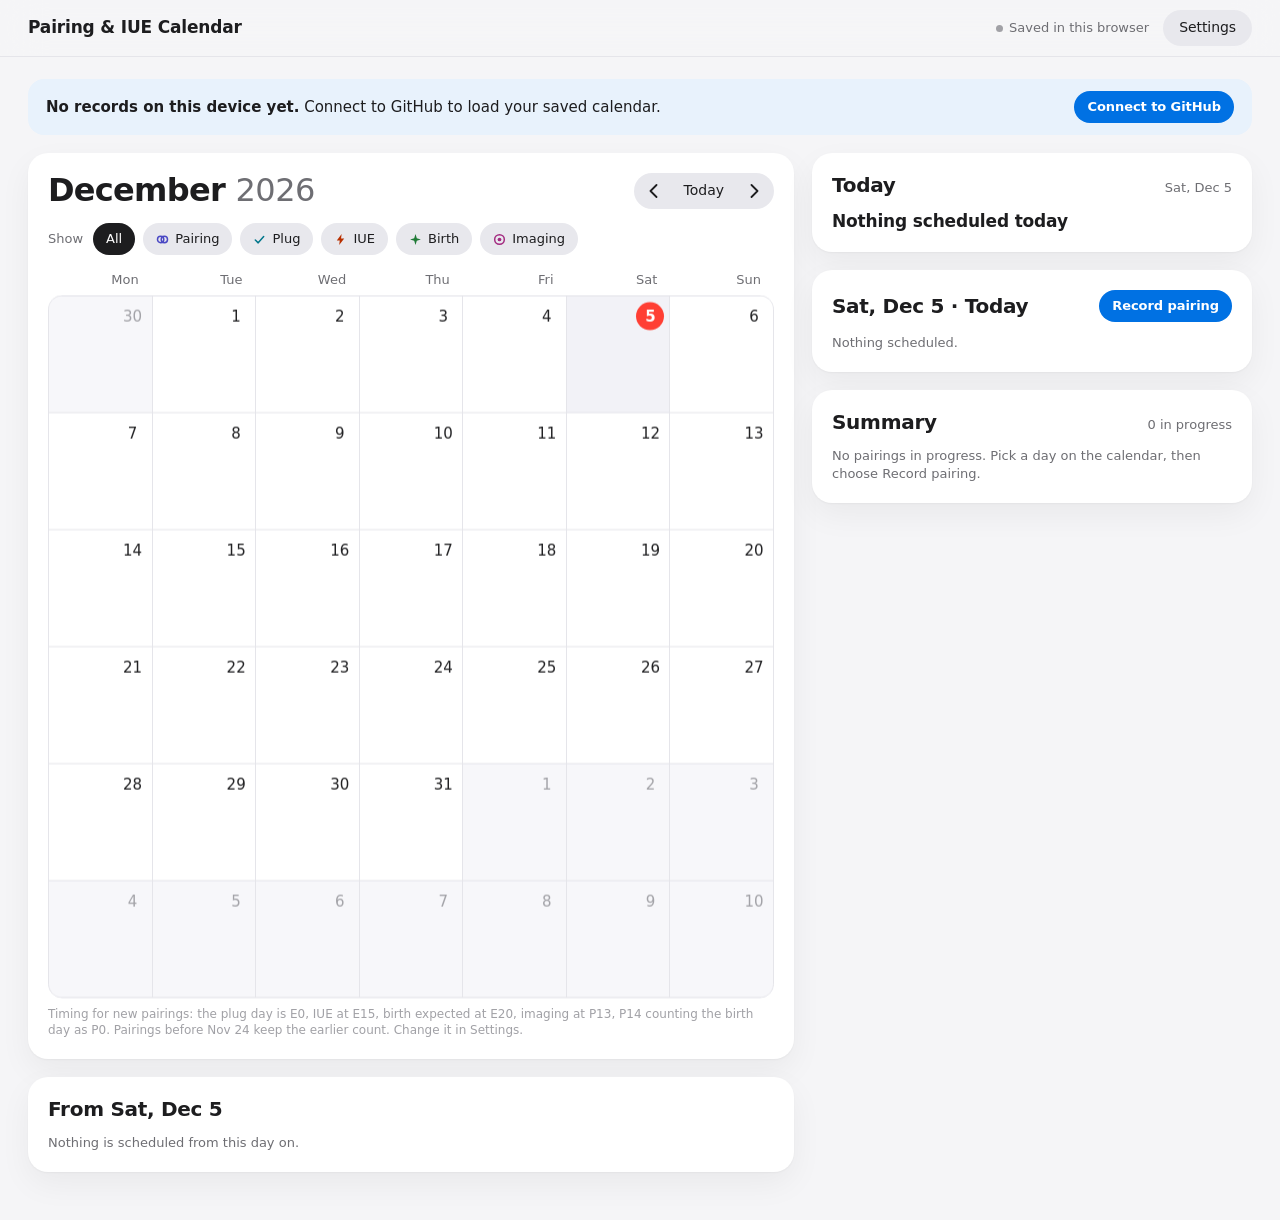
<file: index.html>
<!doctype html>
<html lang="zh-CN">
  <head>
    <meta charset="utf-8">
    <meta name="viewport" content="width=device-width, initial-scale=1">
    <meta http-equiv="refresh" content="0; url=./protocol-calendar/">
    <title>MyNeuronLab</title>
    <style>
      body {
        margin: 0;
        min-height: 100vh;
        display: grid;
        place-items: center;
        background: #f4f7f8;
        color: #14212b;
        font-family: -apple-system, BlinkMacSystemFont, "Segoe UI", "PingFang SC",
          "Microsoft YaHei", sans-serif;
      }

      a {
        color: #2f66b3;
        font-weight: 700;
      }
    </style>
  </head>
  <body>
    <main>
      <p>正在打开见栓 / IUE / 双光子日历。</p>
      <p><a href="./protocol-calendar/">如果没有自动跳转，请点击这里</a></p>
    </main>
  </body>
</html>
</file>
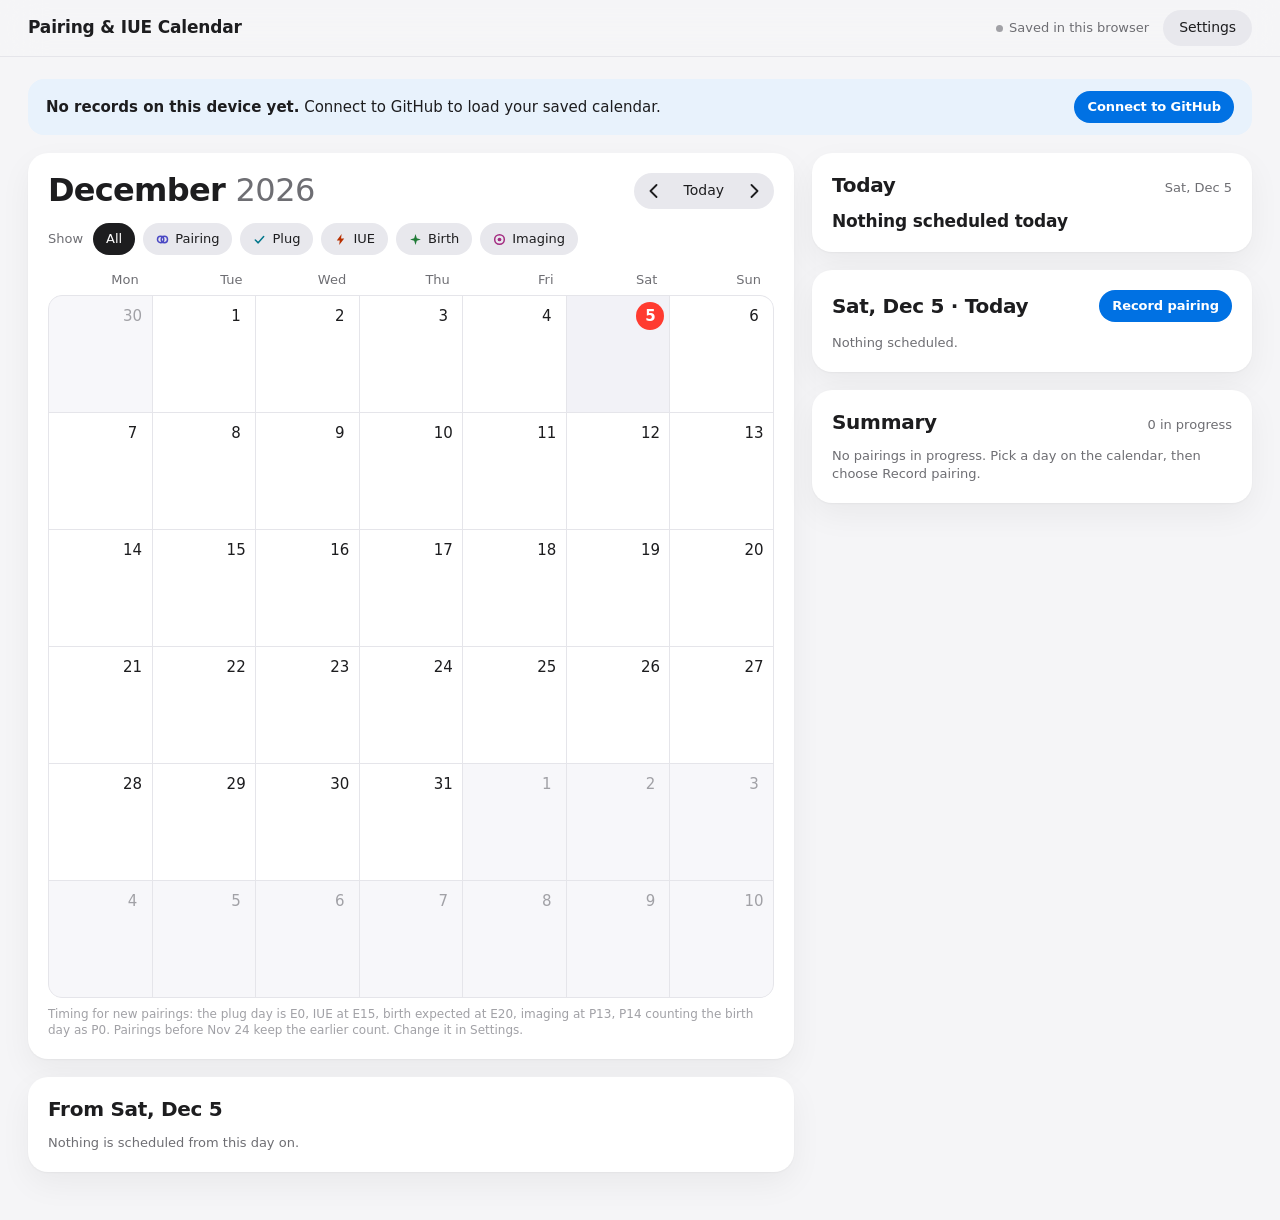
<file: protocol-calendar/index.html>
<!DOCTYPE html>
<html lang="en">
<head>
<meta charset="utf-8">
<meta name="viewport" content="width=device-width, initial-scale=1">
<title>Pairing &amp; IUE Calendar</title>
<style>
:root{
  /* Apple-style: system type, soft gray canvas, white rounded cards, hairlines, blue for controls, red for today.
     Color fills are reserved for mating groups. PC: calendar + 440px rail; phone: one column. */
  --bg:#f5f5f7; --surface:#ffffff; --fill:#f2f2f7; --fill-2:#e8e8ed;
  --ink:#1d1d1f; --muted:#6e6e73; --faint:#a1a1a6;
  --line:#e5e5ea; --line-strong:#d2d2d7;
  --accent:#0071e3; --today:#ff3b30; --danger:#d70015;
  --bar:rgba(245,245,247,.72);
  --shadow:0 1px 2px rgba(0,0,0,.04),0 12px 32px rgba(0,0,0,.05);
  --g0c:#5856d6; --g0t:#4a48c4;
  --g1c:#c93400; --g1t:#b83000;
  --g2c:#008299; --g2t:#00768b;
  --g3c:#b5308e; --g3t:#a32a80;
  --g4c:#248a3d; --g4t:#1f7a36;
  --g5c:#a66a00; --g5t:#8f5b00;
  --tint:15%;
  --font:-apple-system,BlinkMacSystemFont,"SF Pro Text","SF Pro Display","Helvetica Neue","PingFang SC","Hiragino Sans GB","Segoe UI","Microsoft YaHei UI","Microsoft YaHei",sans-serif;
  --ease:cubic-bezier(.25,.8,.25,1);
  color-scheme:light;
}
@media (prefers-color-scheme:dark){
  :root:not([data-theme="light"]){
    --bg:#000000; --surface:#1c1c1e; --fill:#2c2c2e; --fill-2:#3a3a3c;
    --ink:#f5f5f7; --muted:#a1a1a6; --faint:#636366;
    --line:#2f2f31; --line-strong:#48484a;
    --accent:#0a84ff; --today:#ff453a; --danger:#ff6961;
    --bar:rgba(0,0,0,.66);
    --shadow:0 1px 2px rgba(0,0,0,.5);
    --g0t:#9f9dff; --g1t:#ffa07a; --g2t:#5ccde6; --g3t:#f291d6; --g4t:#66d982; --g5t:#f0c05a;
    --tint:26%;
    color-scheme:dark;
  }
}
:root[data-theme="dark"]{
  --bg:#000000; --surface:#1c1c1e; --fill:#2c2c2e; --fill-2:#3a3a3c;
  --ink:#f5f5f7; --muted:#a1a1a6; --faint:#636366;
  --line:#2f2f31; --line-strong:#48484a;
  --accent:#0a84ff; --today:#ff453a; --danger:#ff6961;
  --bar:rgba(0,0,0,.66);
  --shadow:0 1px 2px rgba(0,0,0,.5);
  --g0t:#9f9dff; --g1t:#ffa07a; --g2t:#5ccde6; --g3t:#f291d6; --g4t:#66d982; --g5t:#f0c05a;
  --tint:26%;
  color-scheme:dark;
}
.g0{--gc:var(--g0c);--gt:var(--g0t)} .g1{--gc:var(--g1c);--gt:var(--g1t)} .g2{--gc:var(--g2c);--gt:var(--g2t)}
.g3{--gc:var(--g3c);--gt:var(--g3t)} .g4{--gc:var(--g4c);--gt:var(--g4t)} .g5{--gc:var(--g5c);--gt:var(--g5t)}

*{box-sizing:border-box}
[hidden]{display:none!important}
html{-webkit-text-size-adjust:100%}
body{margin:0;background:var(--bg);color:var(--ink);font-family:var(--font);font-size:15px;line-height:1.47;-webkit-font-smoothing:antialiased;-moz-osx-font-smoothing:grayscale}
button,input{font:inherit;color:inherit}
h1,h2,h3,p{margin:0}
.num{font-variant-numeric:tabular-nums}
.muted{color:var(--muted)} .faint{color:var(--faint)}
:focus-visible{outline:3px solid color-mix(in srgb,var(--accent) 55%,transparent);outline-offset:2px}

/* top bar */
.bar{position:sticky;top:0;z-index:20;background:var(--bar);-webkit-backdrop-filter:saturate(180%) blur(20px);backdrop-filter:saturate(180%) blur(20px);border-bottom:1px solid var(--line)}
.bar-in{max-width:1480px;margin:0 auto;padding:10px 28px;display:flex;align-items:center;justify-content:space-between;gap:16px;min-height:56px}
.bar h1{font-size:19px;font-weight:600;letter-spacing:-.01em}
.top-actions{display:flex;align-items:center;gap:14px;min-width:0}
.sync{font-size:13px;color:var(--muted);display:inline-flex;align-items:center;gap:6px;min-width:0}
.sync i{width:7px;height:7px;border-radius:50%;background:var(--faint);display:inline-block;flex:none}
.sync.ok i{background:#34c759} .sync.bad i{background:var(--today)}

.page{max-width:1480px;margin:0 auto;padding:22px 28px 48px;display:flex;flex-direction:column;gap:18px}

.btn{height:36px;padding:0 16px;border:none;border-radius:980px;background:var(--fill-2);font-size:14px;font-weight:500;cursor:pointer;white-space:nowrap;transition:background-color .2s var(--ease),transform .12s var(--ease),opacity .2s var(--ease)}
.btn:hover{background:var(--line-strong)}
.btn:active{transform:scale(.97)}
.btn.primary{background:var(--accent);color:#fff}
.btn.primary:hover{background:var(--accent);opacity:.88}
.btn.quiet{background:transparent;color:var(--accent);padding:0 10px}
.btn.quiet:hover{background:var(--fill)}
.btn.danger{background:color-mix(in srgb,var(--danger) 12%,var(--surface));color:var(--danger)}
.btn.danger:hover{background:color-mix(in srgb,var(--danger) 20%,var(--surface))}
.btn.small{height:32px;font-size:13px;padding:0 13px}
.icon-btn{width:32px;height:32px;padding:0;display:inline-grid;place-items:center;font-size:20px;line-height:1;color:var(--muted)}

.banner{display:flex;align-items:center;justify-content:space-between;gap:12px;flex-wrap:wrap;padding:12px 18px;border-radius:16px;background:color-mix(in srgb,var(--accent) 9%,var(--surface));font-size:14px}

.layout{display:grid;grid-template-columns:minmax(0,1fr) 440px;gap:18px;align-items:start}
.card{background:var(--surface);border-radius:20px;padding:20px;box-shadow:var(--shadow)}
.card h2{font-size:13px;font-weight:600;color:var(--muted);margin-bottom:10px}
.rail{display:flex;flex-direction:column;gap:18px;min-width:0}

/* calendar */
.cal-head{display:flex;align-items:center;justify-content:space-between;gap:12px;flex-wrap:wrap;margin-bottom:14px}
.cal-title{font-size:28px;line-height:1.15;letter-spacing:-.02em;font-weight:700}
.cal-title .yr{font-weight:400;color:var(--muted)}
.cal-tools{display:flex;align-items:center;gap:12px;flex-wrap:wrap}
.seg{display:inline-flex;background:var(--fill-2);border-radius:980px;padding:2px}
.seg-btn{height:32px;min-width:36px;padding:0 12px;border:none;border-radius:980px;background:transparent;font-size:14px;font-weight:500;cursor:pointer;display:inline-grid;place-items:center;transition:background-color .2s var(--ease),transform .12s var(--ease)}
.seg-btn:hover{background:var(--surface)}
.seg-btn:active{transform:scale(.95)}
.seg-btn svg{width:9px;height:14px;display:block}
.focus-chip{display:inline-flex;align-items:center;gap:6px;height:32px;padding:0 5px 0 13px;border-radius:980px;font-size:13px;font-weight:500;background:color-mix(in srgb,var(--gc) var(--tint),var(--surface));color:var(--gt);animation:rise .25s var(--ease)}
.focus-chip button{width:22px;height:22px;border:none;border-radius:50%;background:transparent;color:inherit;cursor:pointer;font-size:15px;line-height:1;transition:background-color .2s var(--ease)}
.focus-chip button:hover{background:color-mix(in srgb,var(--gc) 22%,transparent)}
.wd{display:grid;grid-template-columns:repeat(7,minmax(0,1fr));font-size:12px;font-weight:500;color:var(--muted);text-align:right;padding:0 0 6px}
.wd span{padding-right:13px}
.grid{display:grid;grid-template-columns:repeat(7,minmax(0,1fr));gap:1px;background:var(--line);border:1px solid var(--line);border-radius:14px;overflow:hidden}
.grid.swap{animation:rise .3s var(--ease)}
.cell{position:relative;border:none;background:var(--surface);min-height:108px;padding:6px;display:flex;flex-direction:column;gap:3px;align-items:stretch;text-align:left;cursor:pointer;min-width:0;transition:background-color .18s var(--ease)}
.cell:hover{background:var(--fill)}
.cell.out{background:color-mix(in srgb,var(--fill) 60%,var(--surface))}
.cell.out .dn{color:var(--faint)}
.cell.sel{background:var(--fill)}
.cell.span{background:color-mix(in srgb,var(--gc) 7%,var(--surface))}
.cell.hit{background:color-mix(in srgb,var(--gc) 19%,var(--surface))}
.cell.hit::after{content:"";position:absolute;inset:3px;border-radius:10px;box-shadow:inset 0 0 0 2px var(--gc);pointer-events:none}
.dn{display:inline-grid;place-items:center;align-self:flex-end;width:26px;height:26px;border-radius:50%;font-size:14px;font-variant-numeric:tabular-nums;flex:none;transition:background-color .18s var(--ease),color .18s var(--ease)}
.cell.sel .dn{background:var(--ink);color:var(--surface);font-weight:600}
.cell.today .dn{background:var(--today);color:#fff;font-weight:600}
.legend{display:flex;flex-wrap:wrap;gap:6px 18px;margin-top:14px;font-size:12px;color:var(--muted);align-items:center}
.legend span{display:inline-flex;align-items:center;gap:6px}
.footnote{margin-top:8px;font-size:12px;color:var(--faint)}

/* rail */
.list{list-style:none;margin:0;padding:0;display:flex;flex-direction:column;gap:8px}
.list li{display:flex;gap:9px;align-items:baseline}
.dot{width:9px;height:9px;border-radius:50%;background:var(--gc);display:inline-block;flex:none}
.big{font-size:19px;font-weight:600;letter-spacing:-.01em;line-height:1.3}
.day-head{display:flex;align-items:center;justify-content:space-between;gap:10px;flex-wrap:wrap;margin-bottom:12px}
.block{border-top:1px solid var(--line);padding-top:14px;margin-top:14px}
.chips{display:flex;flex-wrap:wrap;gap:8px;margin-top:10px}
.chip{min-width:50px;height:44px;padding:0 14px;border:none;border-radius:12px;background:var(--fill-2);cursor:pointer;font-size:16px;font-weight:600;transition:background-color .2s var(--ease),color .2s var(--ease),transform .12s var(--ease),box-shadow .2s var(--ease)}
.chip:hover{background:var(--line-strong)}
.chip:active{transform:scale(.94)}
.chip[aria-pressed="true"]{background:var(--gc);color:#fff;box-shadow:0 4px 12px color-mix(in srgb,var(--gc) 35%,transparent)}
.hint{font-size:13px;color:var(--muted)}

.tbl-wrap{overflow-x:auto}
table.sum{width:100%;border-collapse:separate;border-spacing:0;font-size:14px;font-variant-numeric:tabular-nums}
table.sum th{font-size:12px;font-weight:500;color:var(--muted);text-align:left;padding:0 10px 8px;white-space:nowrap}
table.sum td{padding:11px 10px;border-top:1px solid var(--line);vertical-align:middle;transition:background-color .18s var(--ease)}
table.sum td.nw{white-space:nowrap}
tr.row{cursor:pointer}
tr.row:hover td{background:var(--fill)}
tr.row.on td{background:color-mix(in srgb,var(--gc) var(--tint),var(--surface));border-top-color:transparent}
tr.row.on + tr.row td{border-top-color:transparent}
tr.row.on td:first-child{border-radius:10px 0 0 10px}
tr.row.on td:last-child{border-radius:0 10px 10px 0}
tr.row:focus-visible{outline-offset:-3px}
.mate{display:inline-flex;align-items:center;gap:8px;font-weight:600}
.age{font-size:12px;font-weight:600;padding:2px 8px;border-radius:980px;background:var(--fill-2);white-space:nowrap}
tr.row.on .age{background:color-mix(in srgb,var(--gc) 20%,var(--surface));color:var(--gt)}
.past{color:var(--faint)}
.now{font-weight:600;color:var(--today)}
.detail{margin-top:14px;padding:14px 16px;border-radius:14px;background:color-mix(in srgb,var(--gc) 8%,var(--surface));display:flex;flex-direction:column;gap:8px;font-size:14px;animation:rise .25s var(--ease)}
.detail .steps{color:var(--muted);font-size:13px}
.detail label{display:flex;align-items:center;gap:8px;flex-wrap:wrap}
.detail input[type=date]{height:36px;padding:0 10px;border:1px solid var(--line-strong);border-radius:10px;background:var(--surface)}
.ended{margin-top:12px;border-top:1px solid var(--line);padding-top:8px}
.ended .btn{padding-left:6px;display:inline-flex;align-items:center;gap:6px}
.chev{display:inline-block;width:7px;height:7px;border-right:1.6px solid currentColor;border-bottom:1.6px solid currentColor;transform:rotate(-45deg);transition:transform .2s var(--ease);margin:0 3px}
.chev.open{transform:rotate(45deg)}
.ended-box{max-height:260px;overflow:auto;margin-top:8px;animation:rise .25s var(--ease)}

dialog{border:none;border-radius:20px;padding:0;background:var(--surface);color:var(--ink);width:min(520px,calc(100% - 32px));max-height:calc(100% - 32px);box-shadow:0 24px 80px rgba(0,0,0,.28)}
dialog[open]{animation:pop .24s var(--ease)}
dialog::backdrop{background:rgba(0,0,0,.32);-webkit-backdrop-filter:blur(6px);backdrop-filter:blur(6px)}
.dlg-head{display:flex;align-items:center;justify-content:space-between;padding:18px 20px 0}
.dlg-head h2{font-size:19px;font-weight:600;letter-spacing:-.01em}
.dlg-body{padding:14px 20px 20px;display:flex;flex-direction:column;gap:20px}
.dlg-body h3{font-size:13px;font-weight:600;color:var(--muted);margin:0 0 10px}
.cage-row{display:flex;align-items:center;gap:8px;margin-bottom:8px}
.cage-row span{width:56px;font-size:13px;color:var(--muted);flex:none}
.cage-row input{flex:1;min-width:0;height:38px;padding:0 12px;border:1px solid var(--line-strong);border-radius:10px;background:var(--surface);transition:border-color .2s var(--ease),box-shadow .2s var(--ease)}
.cage-row input:focus{outline:none;border-color:var(--accent);box-shadow:0 0 0 4px color-mix(in srgb,var(--accent) 22%,transparent)}
.row-btns{display:flex;flex-wrap:wrap;gap:8px}
.msg{font-size:13px;color:var(--muted);min-height:20px;margin-top:8px}
.sr{position:absolute;width:1px;height:1px;overflow:hidden;clip:rect(0 0 0 0);white-space:nowrap}

@keyframes rise{from{opacity:0;transform:translateY(6px)}to{opacity:1;transform:none}}
@keyframes pop{from{opacity:0;transform:scale(.96)}to{opacity:1;transform:none}}

@media (max-width:1279px){
  .layout{display:flex;flex-direction:column;align-items:stretch}
  .rail{display:contents}
  .rail > .card:first-child{order:-1}
}
@media (max-width:640px){
  .bar-in{padding:8px 16px;min-height:50px}
  .bar h1{font-size:17px}
  .sync span{display:none}
  .page{padding:14px 16px 36px;gap:14px}
  .layout,.rail{gap:14px}
  .card{padding:14px;border-radius:18px}
  .cal-title{font-size:24px}
  .wd{text-align:center}
  .wd span{padding-right:0}
  .cell{min-height:68px;padding:4px 2px;gap:2px}
  .dn{align-self:center;width:24px;height:24px;font-size:13px}
  .big{font-size:17px}
  table.sum{font-size:13px}
  table.sum td,table.sum th{padding-left:5px;padding-right:5px}
  table.sum td.nw:last-child{white-space:normal}
}
@media (prefers-reduced-motion:reduce){
  *,*::before,*::after{animation:none!important;transition:none!important}
}

/* type filters */
.filters{display:flex;flex-wrap:wrap;gap:8px;align-items:center;margin-bottom:16px}
.filters .lbl{font-size:13px;color:var(--muted);margin-right:2px}
.fchip{display:inline-flex;align-items:center;gap:6px;height:32px;padding:0 13px;border:none;border-radius:980px;background:var(--fill-2);font-size:13px;font-weight:500;cursor:pointer;transition:background-color .2s var(--ease),color .2s var(--ease),transform .12s var(--ease)}
.fchip:hover{background:var(--line-strong)}
.fchip:active{transform:scale(.96)}
.fchip[aria-pressed="true"]{background:var(--ink);color:var(--surface)}
.fchip .ic{width:13px;height:13px;flex:none}

/* one color per event type; grey means the type is not selected */
:root{
  --c-mate:#5856d6; --c-plug:#008299; --c-iue:#c93400; --c-birth:#248a3d; --c-img:#b5308e;
  --x-mate:#4a48c4; --x-plug:#00768b; --x-iue:#b83000; --x-birth:#1f7a36; --x-img:#a32a80;
  --gc:var(--accent); --gt:var(--accent);
}
@media (prefers-color-scheme:dark){
  :root:not([data-theme="light"]){--x-mate:#9f9dff; --x-plug:#5ccde6; --x-iue:#ffa07a; --x-birth:#66d982; --x-img:#f291d6;}
}
:root[data-theme="dark"]{--x-mate:#9f9dff; --x-plug:#5ccde6; --x-iue:#ffa07a; --x-birth:#66d982; --x-img:#f291d6;}
.t-mate{--gc:var(--c-mate);--gt:var(--x-mate)} .t-plug{--gc:var(--c-plug);--gt:var(--x-plug)} .t-iue{--gc:var(--c-iue);--gt:var(--x-iue)}
.t-birth{--gc:var(--c-birth);--gt:var(--x-birth)} .t-img{--gc:var(--c-img);--gt:var(--x-img)}
.fchip .ic{color:var(--gt)}
.fchip[aria-pressed="true"]{background:var(--gc);color:#fff}
.fchip[aria-pressed="true"] .ic{color:#fff}
.fchip[data-f="all"][aria-pressed="true"]{background:var(--ink);color:var(--surface)}

/* events inside a day: every event is the same one-line box */
.cell{min-height:116px;padding:6px 5px 5px}
.evs{display:flex;flex-direction:column;gap:3px;min-width:0}
.ev{display:flex;align-items:center;gap:4px;height:21px;padding:0 6px 0 5px;border-radius:6px;font-size:12px;line-height:1;min-width:0;white-space:nowrap;background:var(--gc);color:#fff;transition:opacity .2s var(--ease),background-color .2s var(--ease)}
.ev .ic{width:12px;height:12px;flex:none;color:#fff}
.ev .t{min-width:0;overflow:hidden;text-overflow:ellipsis;font-weight:600}
.ev .c{margin-left:auto;flex:none;max-width:62%;overflow:hidden;text-overflow:ellipsis;font-size:11px;font-weight:500;font-variant-numeric:tabular-nums;color:rgba(255,255,255,.86)}
.ev.soft{background:color-mix(in srgb,var(--gc) var(--tint),var(--surface));color:var(--gt)}
.ev.soft .ic,.ev.soft .c{color:var(--gt)}
.grid.focus .ev:not(.foc){opacity:.3}
.ev.dim{background:var(--fill-2);color:var(--muted);opacity:var(--dim,.1)}
.ev.dim .ic,.ev.dim .c{color:var(--muted)}

.ev .cs{display:none}
@media (min-width:1280px) and (max-width:1439px),(max-width:940px){.ev .cl{display:none}.ev .cs{display:inline}}

/* plug check: confirm, then locked */
.plug-head{display:flex;align-items:center;justify-content:space-between;gap:10px;flex-wrap:wrap}
.chips.locked .chip{cursor:default}
.chips.locked .chip:active{transform:none}
.chips.locked .chip:not([aria-pressed="true"]){opacity:.45}
.chips.locked .chip:not([aria-pressed="true"]):hover{background:var(--fill-2)}
.hint.warn{color:var(--danger)}

/* settings form */
.field{display:grid;grid-template-columns:104px 110px minmax(0,1fr);align-items:center;gap:10px;margin-bottom:10px;font-size:14px}
.field label{font-weight:500}
.field .suffix{color:var(--muted);font-size:13px}
.inp,.cage-row input{height:38px;padding:0 12px;border:1px solid var(--line-strong);border-radius:10px;background:var(--surface);min-width:0;width:100%;transition:border-color .2s var(--ease),box-shadow .2s var(--ease)}
.inp:focus{outline:none;border-color:var(--accent);box-shadow:0 0 0 4px color-mix(in srgb,var(--accent) 22%,transparent)}
.field.wide{grid-template-columns:130px minmax(0,1fr) 124px}
.field input[type=range]{width:100%;accent-color:var(--accent)}
.check{display:flex;gap:8px;align-items:center;font-size:14px;margin-top:4px}
.check input{width:16px;height:16px;accent-color:var(--accent)}
.msg.err{color:var(--danger)}
.cage-row span{width:60px}
dialog{overflow:auto}

/* imaging result */
.ask{margin-top:14px;padding:14px 16px;border-radius:14px;background:color-mix(in srgb,var(--accent) 8%,var(--surface));display:flex;flex-direction:column;gap:10px;animation:rise .25s var(--ease)}
.ask-h{font-size:14px;font-weight:600}
.ask-row{display:flex;align-items:center;gap:6px 10px;flex-wrap:wrap;font-size:14px}
.ask-row .info{flex:1;min-width:120px;color:var(--muted);font-size:13px}
.yn{display:inline-flex;background:var(--fill-2);border-radius:980px;padding:2px;flex:none}
.ask .yn{background:var(--surface)}
.yn button{height:26px;min-width:38px;padding:0 10px;border:none;border-radius:980px;background:transparent;font-size:12px;font-weight:600;color:var(--muted);cursor:pointer;transition:background-color .2s var(--ease),color .2s var(--ease),transform .12s var(--ease)}
.yn button:hover{color:var(--ink)}
.yn button:active{transform:scale(.94)}
.yn button[aria-pressed="true"]{background:var(--ink);color:var(--surface)}
tr.row.failed td{opacity:.3;filter:grayscale(1)}
tr.row.failed:hover td,tr.row.failed:focus-within td{opacity:1}

@media (max-width:820px){
  .cell{min-height:70px;padding:4px 2px}
  .evs{flex-direction:row;flex-wrap:wrap;justify-content:center;gap:2px}
  .ev{width:20px;height:20px;min-height:0;padding:0;justify-content:center;border-radius:6px}
  .ev .t,.ev .c{display:none}
  .ev .ic{width:11px;height:11px}
  .fchip{height:30px;padding:0 11px}
  .field{grid-template-columns:96px minmax(0,1fr)}
  .field .suffix{grid-column:1 / -1}
}

/* ---- Apple type system: one family, six sizes, three weights ----
   Large title 32/700 · Title 20/600 · Headline 17/600 · Body 15/400 · Footnote 13 · Caption 12 (micro 11) */
:root{
  --font:-apple-system,BlinkMacSystemFont,"SF Pro Text","SF Pro Display","Helvetica Neue","PingFang SC","Hiragino Sans GB",system-ui,"Segoe UI","Microsoft YaHei UI","Microsoft YaHei",sans-serif;
}
body{font-size:15px;line-height:1.4;font-synthesis:none;text-rendering:optimizeLegibility;font-kerning:normal}
.bar h1{font-size:17px;font-weight:600;letter-spacing:-.01em}
.sync{font-size:13px}
.banner{font-size:15px;line-height:1.35}
.cal-title{font-size:32px;font-weight:700;letter-spacing:-.022em;line-height:1.1}
.cal-title .yr{font-weight:400;letter-spacing:-.015em}
.card-head{display:flex;align-items:baseline;justify-content:space-between;gap:12px;flex-wrap:wrap;margin-bottom:12px}
.card h2{font-size:20px;font-weight:600;color:var(--ink);letter-spacing:-.014em;line-height:1.25;margin:0}
.card-head .sub{font-size:13px;color:var(--muted)}
.day-head{align-items:center;margin-bottom:12px}
.big{font-size:17px;font-weight:600;letter-spacing:-.01em;line-height:1.3}
.list li{font-size:15px;line-height:1.35}
.hint{font-size:13px;line-height:1.38}
.btn{font-size:14px;font-weight:500;letter-spacing:-.005em}
.btn.primary{font-weight:600}
.btn.small{font-size:13px}
.seg-btn{font-size:14px;font-weight:500}
.filters .lbl,.fchip{font-size:13px}
.fchip{font-weight:500}
.wd{font-size:13px;font-weight:400}
.dn{font-size:15px;width:28px;height:28px}
.legend,.footnote{font-size:12px;line-height:1.35}
.focus-chip{font-size:13px;font-weight:500}
table.sum{font-size:14px}
table.sum th{font-size:12px;font-weight:500;padding-bottom:9px}
table.sum td{padding-top:12px;padding-bottom:12px}
.mate{font-weight:600}
.age{font-size:12px;font-weight:600}
.now{font-weight:600}
.chip{font-size:17px;font-weight:600}
.detail,.ask-row{font-size:14px;line-height:1.38}
.detail .steps,.ask-row .info{font-size:13px}
.ask-h{font-size:15px;font-weight:600;letter-spacing:-.005em}
.yn button{font-size:12px;font-weight:600}
.dlg-head{padding:20px 22px 0}
.dlg-head h2{font-size:22px;font-weight:700;letter-spacing:-.02em;line-height:1.2}
.dlg-body{padding:14px 22px 22px;gap:22px}
.dlg-body h3{font-size:13px;font-weight:600;color:var(--muted);margin:0 0 8px;padding-left:4px}
.group{background:var(--fill);border-radius:14px;padding:16px}
.group .hint{margin-top:10px}
.group .msg:empty{display:none}
.field{font-size:15px}
.field label{font-weight:500}
.field .suffix,.cage-row span{font-size:13px}
.inp,.cage-row input,.detail input[type=date]{font-size:15px}
.check{font-size:14px}
.msg{font-size:13px;line-height:1.38}
@media (max-width:640px){
  .cal-title{font-size:28px}
  .dn{width:24px;height:24px;font-size:14px}
  .wd{font-size:12px}
  table.sum{font-size:13px}
  .dlg-head{padding:18px 18px 0}
  .dlg-body{padding:12px 18px 18px}
}
.group .btn:not(.primary):not(.danger):not(.quiet){background:var(--surface)}
.group .btn:not(.primary):not(.danger):not(.quiet):hover{background:var(--fill-2)}
.banner .btn:not(.primary){background:var(--surface)}

/* remaining-tasks table */
.main{display:flex;flex-direction:column;gap:18px;min-width:0}
table.todo td{border-top-color:transparent;padding-top:8px;padding-bottom:8px}
table.todo tr.first td{border-top-color:var(--line);padding-top:12px}
table.todo tbody tr:first-child td{border-top-color:var(--line)}
table.todo td:first-child{font-weight:600}
.task{display:inline-flex;align-items:center;gap:7px;font-weight:500}
.task .ic{width:14px;height:14px;flex:none;color:var(--gt)}
.st{display:inline-flex;align-items:center;height:22px;padding:0 10px;border-radius:980px;font-size:12px;font-weight:600;white-space:nowrap}
.st.todo{background:color-mix(in srgb,var(--today) 13%,var(--surface));color:var(--danger)}
.st.now,.st.late{background:var(--today);color:#fff}
.st.done{padding:0;color:var(--faint);font-weight:500}
tr.isdone td{color:var(--faint)}
tr.isdone td:first-child{font-weight:500}
tr.isdone .task .ic{color:var(--faint)}
@media (max-width:640px){.main{gap:14px}}
@media (max-width:820px){
  .field.wide{grid-template-columns:minmax(0,1fr);gap:6px;margin-bottom:16px}
  .field.wide .inp{width:100%;min-width:0;font-size:16px}
}
</style>
</head>
<body>
<header class="bar">
  <div class="bar-in">
    <h1>Pairing &amp; IUE Calendar</h1>
    <div class="top-actions">
      <span class="sync" id="sync" role="status"><i></i><span id="syncText">Saved in this browser</span></span>
      <button class="btn" type="button" id="openSettings">Settings</button>
    </div>
  </div>
</header>
<div class="page">
  <div class="banner" id="demoBanner" hidden>
    <span><strong>No records on this device yet.</strong> Connect to GitHub to load your saved calendar.</span>
    <button class="btn primary small" type="button" id="connectBtn">Connect to GitHub</button>
  </div>

  <div class="banner" id="noteBanner" hidden>
    <span id="noteText"></span>
    <button class="btn small" type="button" id="noteOk">OK</button>
  </div>

  <div class="layout">
    <div class="main">
    <section class="card" aria-label="Month calendar">
      <div class="cal-head">
        <div class="cal-title num" id="calTitle"></div>
        <div class="cal-tools">
          <div id="focusSlot"></div>
          <div class="seg" role="group" aria-label="Change month">
            <button class="seg-btn" type="button" id="prevM" aria-label="Previous month"><svg viewBox="0 0 9 14" aria-hidden="true"><path d="M7.5 1 1.5 7l6 6" fill="none" stroke="currentColor" stroke-width="1.8" stroke-linecap="round" stroke-linejoin="round"/></svg></button>
            <button class="seg-btn" type="button" id="goToday">Today</button>
            <button class="seg-btn" type="button" id="nextM" aria-label="Next month"><svg viewBox="0 0 9 14" aria-hidden="true"><path d="m1.5 1 6 6-6 6" fill="none" stroke="currentColor" stroke-width="1.8" stroke-linecap="round" stroke-linejoin="round"/></svg></button>
          </div>
        </div>
      </div>
      <div class="filters" id="filters" role="group" aria-label="Event types shown on the calendar"></div>
      <div class="wd" aria-hidden="true"><span>Mon</span><span>Tue</span><span>Wed</span><span>Thu</span><span>Fri</span><span>Sat</span><span>Sun</span></div>
      <div class="grid" id="grid"></div>
      <p class="footnote" id="rule"></p>
    </section>
    <section class="card" aria-label="Remaining tasks">
      <div class="card-head"><h2 id="todoTitle"></h2><span class="sub" id="todoSub"></span></div>
      <div id="todoBody"></div>
    </section>
    </div>

    <div class="rail">
      <section class="card" aria-label="Today">
        <div class="card-head"><h2>Today</h2><span class="sub" id="todayLabel"></span></div>
        <div id="todayBody"></div>
      </section>
      <section class="card" aria-label="Selected day">
        <div id="dayBody"></div>
      </section>
      <section class="card" aria-label="Summary">
        <div class="card-head"><h2>Summary</h2><span class="sub" id="sumSub"></span></div>
        <div id="sumBody"></div>
      </section>
    </div>
  </div>
</div>

<dialog id="settings" aria-labelledby="dlgTitle">
  <div class="dlg-head"><h2 id="dlgTitle">Settings</h2><button class="btn icon-btn" type="button" id="closeSettings" aria-label="Close">×</button></div>
  <div class="dlg-body">
    <section>
      <h3>Protocol timing</h3>
      <div class="group">
        <div class="field">
          <label for="pIue">IUE day</label>
          <input class="inp" type="number" id="pIue" min="1" max="19" step="1" inputmode="numeric">
          <span class="suffix">days after the plug day <span id="pIueNote"></span></span>
        </div>
        <div class="field">
          <label for="pImg">Imaging days</label>
          <input class="inp" type="text" id="pImg" placeholder="13, 14" inputmode="numeric" autocomplete="off">
          <span class="suffix">P-days after birth</span>
        </div>
        <div class="field wide">
          <label for="pP0">Birth day is P0 from</label>
          <input class="inp" type="date" id="pP0">
          <span class="suffix">pairing date</span>
        </div>
        <label class="check" id="pApplyRow" for="pApply"><input type="checkbox" id="pApply"><span id="pApplyText"></span></label>
        <div class="row-btns" style="margin-top:14px"><button class="btn primary small" type="button" id="saveProto">Save timing</button></div>
        <p class="msg" id="protoMsg" role="status"></p>
        <p class="hint">The plug day counts as E0 and birth is expected at E20. Pairings from the date above count the birth day as P0, so P13 is 13 days after birth; earlier pairings keep P13 at 12 days after birth. Saved timing is used for every pairing you record from now on. Separate several imaging days with commas.</p>
      </div>
    </section>
    <section>
      <h3>Cage labels</h3>
      <div class="group">
        <div id="cageList"></div>
        <div class="row-btns"><button class="btn small" type="button" id="addCage">Add a cage</button></div>
        <p class="hint">Saved automatically and reused next time.</p>
      </div>
    </section>
    <section>
      <h3>Calendar</h3>
      <div class="group">
        <div class="field wide">
          <label for="dimRange">Unselected types</label>
          <input type="range" id="dimRange" min="0" max="100" step="5">
          <span class="suffix" id="dimNote"></span>
        </div>
        <p class="hint">How transparent the event types you haven’t selected look on the calendar. 0% keeps them solid, 100% hides them.</p>
      </div>
    </section>
    <section id="ghSection">
      <h3>Cloud sync with GitHub</h3>
      <div class="group">
        <div class="field wide">
          <label for="ghRepo">Repository</label>
          <input class="inp" type="text" id="ghRepo" placeholder="yourname/MyNeuronLab-data" autocomplete="off" autocapitalize="off" spellcheck="false">
          <span class="suffix">owner/name</span>
        </div>
        <div class="field wide">
          <label for="ghPath">Data file</label>
          <input class="inp" type="text" id="ghPath" placeholder="calendar.json" autocomplete="off" autocapitalize="off" spellcheck="false">
          <span class="suffix">made if missing</span>
        </div>
        <div class="field wide">
          <label for="ghToken">Access token</label>
          <input class="inp" type="password" id="ghToken" autocomplete="off" spellcheck="false">
          <span class="suffix">stays on this device</span>
        </div>
        <div class="row-btns" style="margin-top:14px"><button class="btn primary small" type="button" id="ghConnect">Connect</button><button class="btn small" type="button" id="ghDisconnect" hidden>Disconnect</button></div>
        <p class="msg" id="ghMsg" role="status"></p>
        <p class="hint">Use a private repository and a fine-grained token limited to it, with Contents set to Read and write. After that every change is saved there by itself, and other devices load it when they open this page.</p>
      </div>
    </section>
    <section>
      <h3>Data</h3>
      <div class="group">
        <div class="row-btns">
          <button class="btn small" type="button" id="exportJson">Export backup</button>
          <button class="btn small" type="button" id="importBtn">Import backup</button>
          <button class="btn small" type="button" id="exportIcs">Export calendar (.ics)</button>
          <button class="btn small danger" type="button" id="wipeBtn">Clear all records</button>
        </div>
        <input type="file" id="importFile" accept=".json,.ics,application/json,text/calendar" class="sr" tabindex="-1" aria-label="Choose a backup file">
        <div id="importConfirm" hidden style="margin-top:12px">
          <p class="hint" id="importText" style="margin-top:0"></p>
          <div class="row-btns" style="margin-top:8px"><button class="btn small primary" type="button" id="importYes">Import</button><button class="btn small" type="button" id="importNo">Cancel</button></div>
        </div>
        <p class="msg" id="dataMsg" role="status"></p>
        <p class="hint">Import also takes the .ics file from the old calendar: there, choose “Download saved marks .ics”.</p>
      </div>
    </section>
  </div>
</dialog>

<script>
(function(){
'use strict';
var KEY='myneuronlab.mating-calendar.v1',VIEW=KEY+'.view',OLDKEY='protocol-calendar-state-v2',MIGR=KEY+'.migrated';
var OLD_OFFSET={'Pairing date':-1,'Plug date / E0.5':0,'E14.5 IUE':14,'E15.5 IUE':15,'Birth date / P1':20,'P13 two-photon':32,'P14 two-photon':33};
var NCOL=6,GEST=20,P0_FROM='2026-11-24';
var MON=['Jan','Feb','Mar','Apr','May','Jun','Jul','Aug','Sep','Oct','Nov','Dec'];
var MONL=['January','February','March','April','May','June','July','August','September','October','November','December'];
var WDS=['Sun','Mon','Tue','Wed','Thu','Fri','Sat'];
var TYPES=[['mate','Pairing'],['plug','Plug'],['iue','IUE'],['birth','Birth'],['img','Imaging']];
var LINE=' fill="none" stroke="currentColor" stroke-width="1.6" stroke-linecap="round" stroke-linejoin="round"';
var ICON={
  mate:'<circle cx="5" cy="7" r="3.4"'+LINE+'/><circle cx="9" cy="7" r="3.4"'+LINE+'/>',
  plug:'<path d="M2.5 7.6 5.6 10.6 11.5 3.8"'+LINE+'/>',
  iue:'<path d="M8.2 1 3 8h3.2L5.6 13 11 5.8H7.6z" fill="currentColor"/>',
  birth:'<path d="M7 1.2 8.4 5.6 12.8 7 8.4 8.4 7 12.8 5.6 8.4 1.2 7 5.6 5.6z" fill="currentColor"/>',
  img:'<circle cx="7" cy="7" r="5.2"'+LINE+'/><circle cx="7" cy="7" r="2" fill="currentColor"/>'
};
function icon(t){return '<svg class="ic" viewBox="0 0 14 14" aria-hidden="true">'+ICON[t]+'</svg>';}
var inClaude=!!(window.claude&&typeof window.claude.use==='function');
function $(id){return document.getElementById(id);}
function esc(s){return String(s).replace(/[&<>"']/g,function(c){return {'&':'&amp;','<':'&lt;','>':'&gt;','"':'&quot;',"'":'&#39;'}[c];});}
function pad(n){return String(n).padStart(2,'0');}
function iso(d){return d.getFullYear()+'-'+pad(d.getMonth()+1)+'-'+pad(d.getDate());}
function par(s){var a=s.split('-').map(Number);return new Date(a[0],a[1]-1,a[2]);}
function addD(s,n){var d=par(s);return iso(new Date(d.getFullYear(),d.getMonth(),d.getDate()+n));}
function diff(a,b){return Math.round((par(a)-par(b))/864e5);}
function md(s){var d=par(s);return MON[d.getMonth()]+' '+d.getDate();}
function longDate(s){var d=par(s);return WDS[d.getDay()]+', '+MON[d.getMonth()]+' '+d.getDate();}
function mdList(arr){
  var out=[],last=-1;
  arr.forEach(function(s){var d=par(s);out.push(d.getMonth()===last?String(d.getDate()):MON[d.getMonth()]+' '+d.getDate());last=d.getMonth();});
  return out.join(', ');
}
function isIso(s){return typeof s==='string'&&/^\d{4}-\d{2}-\d{2}$/.test(s)&&iso(par(s))===s;}
function uid(p){return p+Date.now().toString(36)+Math.random().toString(36).slice(2,6);}

function normIue(v,fallback){v=Number(v);return (Number.isInteger(v)&&v>=1&&v<=19)?v:fallback;}
function normImg(v,fallback){
  if(!Array.isArray(v))return fallback.slice();
  var a=v.map(Number).filter(function(n,i,all){return Number.isInteger(n)&&n>=1&&n<=60&&all.indexOf(n)===i;}).sort(function(x,y){return x-y;}).slice(0,4);
  return a.length?a:fallback.slice();
}
function defaults(){return {v:3,updatedAt:0,protocol:{iue:15,img:[13,14],p0From:P0_FROM},cages:[1,2,3,4,5].map(function(n){return {id:'c'+n,name:String(n)};}),records:[]};}
function clean(raw){
  if(!raw||typeof raw!=='object'||!Array.isArray(raw.cages)||!Array.isArray(raw.records))return null;
  /* before v3 the IUE day was counted from pairing; from v3 it is counted from the plug day (E0) */
  var legacy=(Number(raw.v)||1)<3,p=raw.protocol||{};
  function iueOf(v){v=Number(v);return normIue(legacy&&Number.isFinite(v)?v-1:v,15);}
  var s={v:3,updatedAt:Number(raw.updatedAt)||0,protocol:{iue:iueOf(p.iue),img:normImg(p.img,[13,14]),p0From:isIso(p.p0From)?p.p0From:P0_FROM},cages:[],records:[]},ids={},seen={};
  raw.cages.forEach(function(c){
    if(!c||typeof c.id!=='string'||ids[c.id])return;
    ids[c.id]=1;var o={id:c.id,name:String(c.name==null?'':c.name).slice(0,20)};if(c.hidden)o.hidden=true;s.cages.push(o);
  });
  if(!s.cages.length){s.cages=defaults().cages;s.cages.forEach(function(c){ids[c.id]=1;});}
  raw.records.forEach(function(r){
    if(!r||!isIso(r.date)||seen[r.date])return;
    seen[r.date]=1;
    var plugs=(Array.isArray(r.plugs)?r.plugs:[]).filter(function(x,i,a){return ids[x]&&a.indexOf(x)===i;});
    s.records.push({id:typeof r.id==='string'?r.id:uid('r'),date:r.date,plugs:plugs,
      checked:r.checked===true||plugs.length>0,n:(Number.isInteger(r.n)&&r.n>0)?r.n:null,
      color:((Number(r.color)||0)%NCOL+NCOL)%NCOL,birth:isIso(r.birth)?r.birth:null,
      iue:iueOf(r.iue),img:normImg(r.img,[13,14]),outcome:(r.outcome==='yes'||r.outcome==='no')?r.outcome:null});
  });
  return s;
}

var state=defaults();
var lastCalKey='',fresh=false;
var ui={today:iso(new Date()),month:null,sel:null,focus:null,ended:false,demo:false,confirm:null,show:null,dim:90,edit:null,draft:null,nudge:false};
ui.sel=ui.today;ui.month=ui.today.slice(0,7);
try{var sv=JSON.parse(localStorage.getItem(VIEW)||'null');if(sv&&Array.isArray(sv.types)){ui.show={};sv.types.forEach(function(t){if(ICON[t])ui.show[t]=1;});if(Object.keys(ui.show).length===TYPES.length)ui.show=null;}if(sv&&sv.dimV===2&&Number.isFinite(sv.dim))ui.dim=Math.min(100,Math.max(0,Math.round(sv.dim)));}catch(e){}
function applyDim(){document.documentElement.style.setProperty('--dim',String(1-ui.dim/100));}
applyDim();

/* ---------- derived ---------- */
function dates(r){
  var check=addD(r.date,1),b=r.birth||addD(check,GEST),o=isP0(r)?0:1,imgs=r.img.map(function(p){return addD(b,p-o);});
  return {mate:r.date,check:check,iue:addD(check,r.iue),birth:b,imgs:imgs,last:imgs[imgs.length-1]};
}
function isP0(r){return r.date>=state.protocol.p0From;}
function isDone(r){var d=dates(r);if(r.plugs.length)return d.last<ui.today;return r.checked||d.check<ui.today;}
function isLocked(r){return (r.checked||r.plugs.length>0)&&ui.edit!==r.id;}
function visibleCages(){return state.cages.filter(function(c){return !c.hidden;}).length;}
function pairedCount(r){var n=r.n||visibleCages();return n+(n===1?' cage':' cages');}
function cageText(r){return state.cages.filter(function(c){return r.plugs.indexOf(c.id)>=0;}).map(function(c){return c.name||'?';}).join('·');}
function chipCages(r){
  var names=state.cages.filter(function(c){return c.id!=='c_unknown'&&r.plugs.indexOf(c.id)>=0;}).map(function(c){return c.name||'?';});
  var t=names.join('·');
  return t.length>8?names.length+' cages':t;
}
function cageHtml(r){return esc(cageText(r)).replace(/·/g,'·<wbr>');}
function cagePhrase(r){return (r.plugs.length===1?'cage ':'cages ')+cageText(r);}
function age(r){
  var d=dates(r);
  if(!r.plugs.length)return (r.checked||d.check<ui.today)?'No plug':'Check plug';
  if(ui.today<d.check)return '—';
  if(ui.today<d.birth)return 'E'+diff(ui.today,d.check);
  return 'P'+(diff(ui.today,d.birth)+(isP0(r)?0:1));
}
function needsResult(r){return r.plugs.length>0&&isDone(r)&&!r.outcome;}
function ynHtml(r){
  return '<span class="yn" role="group" aria-label="Imaging successful?"><button type="button" data-out="yes" data-rid="'+esc(r.id)+'" aria-pressed="'+(r.outcome==='yes')+'">Yes</button><button type="button" data-out="no" data-rid="'+esc(r.id)+'" aria-pressed="'+(r.outcome==='no')+'">No</button></span>';
}
function sorted(){return state.records.slice().sort(function(a,b){return a.date<b.date?-1:1;});}
function byId(id){for(var i=0;i<state.records.length;i++)if(state.records[i].id===id)return state.records[i];return null;}
function byDate(date){for(var i=0;i<state.records.length;i++)if(state.records[i].date===date)return state.records[i];return null;}
function eventsOf(r){
  var d=dates(r),done=isDone(r),c=chipCages(r),out=[];
  function ev(date,type,ftype,label,cages,soft,p){out.push({r:r,date:date,type:type,ftype:ftype,label:label,cages:cages,soft:!!soft,done:done,p:p});}
  ev(d.mate,'mate','mate','Pairing',pairedCount(r));
  if(!r.plugs.length){
    if(r.checked||d.check<ui.today)ev(d.check,'none','plug','No plug','',true);else ev(d.check,'check','plug','Plug check','');
    return out;
  }
  ev(d.check,'plug','plug','Plug',c);
  ev(d.iue,'iue','iue','IUE',c);
  ev(d.birth,'birth','birth','Birth',c);
  d.imgs.forEach(function(k,i){ev(k,'img','img','P'+r.img[i],c,false,r.img[i]);});
  return out;
}
function eventMap(){
  var m={};
  sorted().forEach(function(r){eventsOf(r).forEach(function(e){(m[e.date]=m[e.date]||[]).push(e);});});
  return m;
}
function shown(e){return !ui.show||!!ui.show[e.ftype];}
function describe(e){
  var from=' · paired '+md(e.r.date),c=e.r.plugs.length?' · '+cagePhrase(e.r):'';
  switch(e.type){
    case 'mate':return 'Pairing · '+pairedCount(e.r);
    case 'check':return 'Plug check'+from;
    case 'none':return 'No plug'+from;
    case 'plug':return 'Plug found (E0)'+c+from;
    case 'iue':return 'IUE (E'+e.r.iue+')'+c+from;
    case 'birth':return (e.r.birth?'Birth':'Expected birth (E'+GEST+')')+c+from;
    default:return 'Imaging (P'+e.p+')'+c+from;
  }
}
function pickColor(){
  var used={},last=-1,latest='';
  state.records.forEach(function(r){if(!isDone(r))used[r.color]=1;if(r.date>latest){latest=r.date;last=r.color;}});
  for(var i=1;i<=NCOL;i++){var c=(last+i)%NCOL;if(!used[c])return c;}
  return (last+1)%NCOL;
}
function chip(e,extra){
  var m=/^(\d+) cages?$/.exec(e.cages||'');
  return '<span class="ev t-'+e.ftype+(e.soft?' soft':'')+(extra||'')+'" title="'+esc(describe(e))+'">'+icon(e.ftype)+'<span class="t">'+esc(e.label)+'</span>'+(e.cages?'<span class="c">'+(m?'<span class="cl">'+esc(e.cages)+'</span><span class="cs">×'+m[1]+'</span>':esc(e.cages))+'</span>':'')+'</span>';
}

/* ---------- render ---------- */
function render(){
  $('demoBanner').hidden=!(ui.demo&&!inClaude&&!gh.cfg);
  var em=eventMap();
  renderFilters();renderCal(em);renderTodo(em);renderToday(em);renderDay(em);renderSummary();renderRule();
}
function renderFilters(){
  var h='<span class="lbl">Show</span><button type="button" class="fchip" data-f="all" aria-pressed="'+(!ui.show)+'">All</button>';
  TYPES.forEach(function(t){
    h+='<button type="button" class="fchip t-'+t[0]+'" data-f="'+t[0]+'" aria-pressed="'+(!!(ui.show&&ui.show[t[0]]))+'">'+icon(t[0])+t[1]+'</button>';
  });
  $('filters').innerHTML=h;
}
function renderRule(){
  var p=state.protocol;
  $('rule').textContent='Timing for new pairings: the plug day is E0, IUE at E'+p.iue+', birth expected at E'+GEST+', imaging at '+p.img.map(function(n){return 'P'+n;}).join(', ')+' counting the birth day as P0. Pairings before '+md(p.p0From)+' keep the earlier count. Change it in Settings.';
}
function renderCal(em){
  var y=+ui.month.slice(0,4),m=+ui.month.slice(5,7),first=new Date(y,m-1,1);
  $('calTitle').innerHTML=MONL[m-1]+' <span class="yr">'+y+'</span>';
  var start=addD(iso(first),-((first.getDay()+6)%7)),f=ui.focus?byId(ui.focus):null,fd=f?dates(f):null,fe={};
  if(f)eventsOf(f).forEach(function(e){fe[e.date]=1;});
  var fEnd=f?(f.plugs.length?fd.last:fd.check):'';
  var h='';
  for(var i=0;i<42;i++){
    var k=addD(start,i),cls=['cell'],evs=em[k]||[];
    if(+k.slice(5,7)!==m)cls.push('out');
    if(k===ui.today)cls.push('today');
    if(k===ui.sel)cls.push('sel');
    if(f&&k>=fd.mate&&k<=fEnd)cls.push(fe[k]?'hit':'span');
    var label=longDate(k)+(evs.length?': '+evs.map(describe).join('; '):'');
    h+='<button type="button" class="'+cls.join(' ')+'" data-d="'+k+'" aria-label="'+esc(label)+'"'+(k===ui.sel?' aria-current="date"':'')+'><span class="dn">'+(+k.slice(8))+'</span><span class="evs">';
    evs.forEach(function(e){h+=chip(e,(shown(e)?'':' dim')+(ui.focus===e.r.id?' foc':''));});
    h+='</span></button>';
  }
  var g=$('grid'),key=ui.month+'|'+(ui.focus||'')+'|'+(ui.show?Object.keys(ui.show).sort().join(','):'all');
  g.innerHTML=h;g.className='grid'+(f?' focus':'');
  if(key!==lastCalKey){lastCalKey=key;void g.offsetWidth;g.classList.add('swap');}
  $('focusSlot').innerHTML=f?'<span class="focus-chip">Highlighting '+md(f.date)+' pairing<button type="button" id="clearFocus" aria-label="Clear highlight">×</button></span>':'';
}
/* what is still open: from the selected day on, or every step of the highlighted pairing */
function taskState(e){
  var r=e.r,past=e.date<ui.today,done;
  if(e.type==='mate'||e.type==='plug')done=true;
  else if(e.type==='check')done=false;
  else if(e.type==='none')done=!!r.checked;
  else if(e.type==='img')done=past&&(!isDone(r)||!!r.outcome);
  else done=past;
  if(done)return {cls:'done',label:'Done'};
  if(past)return {cls:'late',label:e.type==='img'?'No result':'Overdue'};
  if(e.date===ui.today)return {cls:'now',label:'Today'};
  return {cls:'todo',label:'To do'};
}
function taskLabel(e){
  switch(e.type){
    case 'mate':return 'Pairing';
    case 'check':return 'Plug check';
    case 'none':return e.r.checked?'No plug':'Plug check';
    case 'plug':return 'Plug found';
    case 'iue':return 'IUE · E'+e.r.iue;
    case 'birth':return e.r.birth?'Birth':'Expected birth';
    default:return 'Imaging · P'+e.p;
  }
}
function renderTodo(em){
  var f=ui.focus?byId(ui.focus):null,list=[],MAX=60;
  if(f){list=eventsOf(f).slice().sort(function(a,b){return a.date<b.date?-1:a.date>b.date?1:0;});}
  else Object.keys(em).sort().forEach(function(k){if(k>=ui.sel)em[k].forEach(function(e){list.push(e);});});
  var open=0,done=0,states=list.map(function(e){var st=taskState(e);if(st.cls==='done')done++;else open++;return st;});
  $('todoTitle').textContent=f?'Steps for the '+md(f.date)+' pairing':'From '+longDate(ui.sel);
  $('todoSub').textContent=list.length?open+' to do · '+done+' done':'';
  if(!list.length){$('todoBody').innerHTML='<p class="hint">Nothing is scheduled from this day on.</p>';return;}
  var h='<div class="tbl-wrap"><table class="sum todo"><thead><tr><th>Date</th><th>Task</th><th>Cages</th><th>Paired</th><th>Status</th></tr></thead><tbody>',last='';
  list.slice(0,MAX).forEach(function(e,i){
    var st=states[i],first=e.date!==last;last=e.date;
    h+='<tr class="'+(st.cls==='done'?'isdone':'open')+(first?' first':'')+'">'
      +'<td class="nw">'+(first?(e.date===ui.today?'<span class="now">Today</span>':longDate(e.date)):'')+'</td>'
      +'<td class="nw"><span class="task t-'+e.ftype+'">'+icon(e.ftype)+esc(taskLabel(e))+'</span></td>'
      +'<td>'+(e.type==='mate'?esc(pairedCount(e.r)):(e.r.plugs.length?cageHtml(e.r):'<span class="muted">—</span>'))+'</td>'
      +'<td class="nw">'+md(e.r.date)+'</td>'
      +'<td class="nw"><span class="st '+st.cls+'">'+st.label+'</span></td></tr>';
  });
  h+='</tbody></table></div>';
  if(list.length>MAX)h+='<p class="hint" style="margin-top:8px">Showing the first '+MAX+' of '+list.length+'. Pick a later day to see the rest.</p>';
  $('todoBody').innerHTML=h;
}
function renderToday(em){
  $('todayLabel').textContent=longDate(ui.today);
  var evs=(em[ui.today]||[]).filter(function(e){return !e.done&&e.type!=='none';}),h='';
  if(evs.length){
    h='<ul class="list">'+evs.map(function(e){return '<li class="t-'+e.ftype+'"><span class="dot"></span><span class="big">'+esc(describe(e))+'</span></li>';}).join('')+'</ul>';
  }else{
    h='<p class="big">Nothing scheduled today</p>';
  }
  var next=null;
  Object.keys(em).sort().some(function(k){
    if(k<=ui.today)return false;
    var c=em[k].filter(function(e){return !e.done&&(e.type==='iue'||e.type==='img'||e.type==='check');});
    if(c.length){next=c[0];return true;}
    return false;
  });
  if(next){
    var n=diff(next.date,ui.today);
    h+='<p class="hint" style="margin-top:10px">Next: '+md(next.date)+' ('+(n===1?'tomorrow':'in '+n+' days')+') · '+esc(describe(next))+'</p>';
  }
  var waiting=state.records.filter(needsResult).length;
  if(waiting)h+='<p class="hint" style="margin-top:10px">'+waiting+' pairing'+(waiting===1?' is':'s are')+' past imaging. Record the result in Summary.</p>';
  $('todayBody').innerHTML=h;
}
function renderDay(em){
  var s=ui.sel,here=byDate(s),prev=byDate(addD(s,-1)),evs=em[s]||[];
  var h='<div class="day-head"><h2>'+longDate(s)+(s===ui.today?' · Today':'')+'</h2>';
  if(here){
    var ask=ui.confirm==='del:'+here.id;
    h+='<button type="button" class="btn small'+(ask?' danger':'')+'" id="delMate">'+(ask?'Remove it and its plug records?':'Remove pairing')+'</button>';
  }else{
    h+='<button type="button" class="btn primary small" id="addMate">Record pairing</button>';
  }
  h+='</div>';
  if(evs.length){
    h+='<ul class="list">'+evs.map(function(e){return '<li class="t-'+e.ftype+'"><span class="dot"></span><span>'+esc(describe(e))+'</span></li>';}).join('')+'</ul>';
  }else{
    h+='<p class="hint">Nothing scheduled.</p>';
  }
  if(prev){
    var locked=isLocked(prev),editing=!locked;
    if(editing&&(!ui.draft||ui.draft.id!==prev.id))ui.draft={id:prev.id,plugs:prev.plugs.slice()};
    var picked=locked?prev.plugs:ui.draft.plugs;
    h+='<div class="block t-plug"><div class="plug-head"><div><strong>Plug check</strong> <span class="muted">paired '+md(prev.date)+'</span></div>'
      +(locked?'<button type="button" class="btn small" id="plugEdit">Edit</button>':'')+'</div><div class="chips'+(locked?' locked':'')+'">';
    state.cages.forEach(function(c){
      var on=picked.indexOf(c.id)>=0;
      if(c.hidden&&!on&&prev.plugs.indexOf(c.id)<0)return;
      h+='<button type="button" class="chip" data-cage="'+esc(c.id)+'" aria-pressed="'+on+'"'+(locked?' aria-disabled="true"':'')+'>'+esc(c.name||'?')+'</button>';
    });
    h+='</div>';
    if(locked){
      h+='<p class="hint'+(ui.nudge?' warn':'')+'" style="margin-top:10px">'+(ui.nudge?'Locked. Choose Edit to change it.':(prev.plugs.length?'Confirmed and locked. Choose Edit to change it.':'Confirmed: no plug. Choose Edit to change it.'))+'</p>';
    }else{
      h+='<div class="row-btns" style="margin-top:12px"><button type="button" class="btn primary small" id="plugOk">Confirm</button>'
        +(ui.edit===prev.id?'<button type="button" class="btn small" id="plugCancel">Cancel</button>':'')+'</div>'
        +'<p class="hint" style="margin-top:8px">Tap every cage with a plug, then confirm. Confirming with none selected records no plug.</p>';
    }
    h+='</div>';
  }else if(here){
    h+='<div class="block"><p class="hint">Open '+md(addD(s,1))+' tomorrow to record which cages have a plug.</p></div>';
  }
  $('dayBody').innerHTML=h;
}
function dcell(k){
  if(k===ui.today)return '<span class="now">Today</span>';
  return '<span'+(k<ui.today?' class="past"':'')+'>'+md(k)+'</span>';
}
function imgCell(d){
  var out=[],last=-1;
  d.imgs.forEach(function(k){
    var dt=par(k),txt=k===ui.today?'Today':(dt.getMonth()===last?String(dt.getDate()):MON[dt.getMonth()]+' '+dt.getDate());
    last=dt.getMonth();
    out.push(k===ui.today?'<span class="now">Today</span>':'<span'+(k<ui.today?' class="past"':'')+'>'+txt+'</span>');
  });
  return out.join(', ');
}
function renderSummary(){
  var all=sorted(),act=all.filter(function(r){return !isDone(r);}),end=all.filter(isDone).reverse();
  var need=end.filter(needsResult);
  $('sumSub').textContent=act.length+' in progress'+(need.length?' · '+need.length+' awaiting result':'');
  var h='';
  if(act.length){
    h+='<div class="tbl-wrap"><table class="sum"><thead><tr><th>Paired</th><th>Cages</th><th>Now</th><th>IUE</th><th>Imaging</th></tr></thead><tbody>';
    act.forEach(function(r){
      var d=dates(r),on=ui.focus===r.id;
      h+='<tr class="row'+(on?' on':'')+'" data-id="'+esc(r.id)+'" tabindex="0" role="button" aria-pressed="'+on+'">'
        +'<td class="nw"><span class="mate">'+md(r.date)+'</span></td>'
        +'<td>'+(r.plugs.length?cageHtml(r):'<span class="muted">—</span>')+'</td>'
        +'<td class="nw"><span class="age">'+esc(age(r))+'</span></td>'
        +(r.plugs.length?'<td class="nw">'+dcell(d.iue)+'</td><td class="nw">'+imgCell(d)+'</td>':'<td class="muted">—</td><td class="muted">—</td>')
        +'</tr>';
    });
    h+='</tbody></table></div><p class="hint" style="margin-top:8px">Click a row to highlight that pairing on the calendar. Click again to clear.</p>';
  }else{
    h+='<p class="hint">No pairings in progress. Pick a day on the calendar, then choose Record pairing.</p>';
  }
  var f=ui.focus?byId(ui.focus):null;
  if(f){
    var fd=dates(f);
    h+='<div class="detail"><div><strong>Paired '+md(f.date)+'</strong>'+(f.plugs.length?' · '+esc(cagePhrase(f)):'')+'</div>';
    if(f.plugs.length){
      h+='<div class="steps num">Pairing '+md(fd.mate)+' → Plug '+md(fd.check)+' (E0) → IUE '+md(fd.iue)+' (E'+f.iue+') → Birth '+md(fd.birth)+' → Imaging '+mdList(fd.imgs)+'</div>'
        +'<div class="steps">Timing used: IUE at E'+f.iue+', imaging at '+f.img.map(function(n){return 'P'+n;}).join(', ')+' (birth day = '+(isP0(f)?'P0':'P1')+')</div>'
        +'<label for="birthIn">Actual birth date <input type="date" id="birthIn" value="'+fd.birth+'">'+(f.birth?'<button type="button" class="btn small" id="birthReset">Use default</button>':'')+'</label>'
        +'<p class="hint">Defaults to E'+GEST+', '+GEST+' days after the plug day. Enter the real birth date and imaging moves with it.</p>';
    }else{
      h+='<p class="hint">'+((!f.checked&&fd.check>=ui.today)?'Plug not checked yet. Open '+md(fd.check)+' on the calendar to record it.':'No plug this time.')+'</p>';
    }
    h+='</div>';
  }
  if(need.length){
    h+='<div class="ask"><div class="ask-h">Imaging dates have passed. Was imaging successful?</div>';
    need.slice(0,3).forEach(function(r){
      var d=dates(r);
      h+='<div class="ask-row"><span class="mate">'+md(r.date)+'</span><span class="info">'+esc(cagePhrase(r))+' · imaged '+mdList(d.imgs)+'</span>'+ynHtml(r)+'</div>';
    });
    if(need.length>3)h+='<p class="hint">'+(need.length-3)+' more are waiting. Answer them under Finished below.</p>';
    h+='</div>';
  }
  if(end.length){
    h+='<div class="ended"><button type="button" class="btn quiet small" id="endToggle" aria-expanded="'+ui.ended+'"><span class="chev'+(ui.ended?' open':'')+'"></span>Finished ('+end.length+')</button>';
    if(ui.ended){
      h+='<div class="ended-box"><table class="sum"><thead><tr><th>Paired</th><th>Cages</th><th>IUE</th><th>Imaging</th><th>Imaged?</th></tr></thead><tbody>';
      end.forEach(function(r){
        var d=dates(r),on=ui.focus===r.id;
        h+='<tr class="row'+(on?' on':'')+(r.outcome==='no'?' failed':'')+'" data-id="'+esc(r.id)+'" tabindex="0" role="button" aria-pressed="'+on+'">'
          +'<td class="nw"><span class="mate" style="font-weight:500">'+md(r.date)+'</span></td>'
          +(r.plugs.length?'<td>'+cageHtml(r)+'</td><td class="nw">'+md(d.iue)+'</td><td class="nw">'+mdList(d.imgs)+'</td><td class="nw">'+ynHtml(r)+'</td>':'<td class="muted nw">No plug</td><td class="muted">—</td><td class="muted">—</td><td class="muted">—</td>')
          +'</tr>';
      });
      h+='</tbody></table></div>';
    }
    h+='</div>';
  }
  $('sumBody').innerHTML=h;
}
function renderCages(){
  var h='',n=0;
  state.cages.forEach(function(c){
    if(c.hidden)return;n++;
    h+='<div class="cage-row"><span>Cage '+n+'</span><input type="text" id="cage-'+esc(c.id)+'" data-cage-name="'+esc(c.id)+'" value="'+esc(c.name)+'" maxlength="20" aria-label="Label for cage '+n+'"><button type="button" class="btn small quiet" data-cage-del="'+esc(c.id)+'">Remove</button></div>';
  });
  $('cageList').innerHTML=h;
}
function iueNote(){
  var v=Number($('pIue').value);
  $('pIueNote').textContent=(Number.isInteger(v)&&v>=1&&v<=19)?'= E'+v:'';
}
function renderProto(){
  $('pIue').value=state.protocol.iue;$('pImg').value=state.protocol.img.join(', ');$('pP0').value=state.protocol.p0From;iueNote();
  var n=state.records.filter(function(r){return !isDone(r);}).length;
  $('pApplyRow').hidden=!n;$('pApply').checked=false;
  $('pApplyText').textContent='Also update the '+n+' pairing'+(n===1?'':'s')+' in progress';
  protoSay('',false);
  $('dimRange').value=ui.dim;dimNote();
}
function dimNote(){$('dimNote').textContent=ui.dim+'% transparent';}
function protoSay(t,err){var el=$('protoMsg');el.textContent=t;el.className='msg'+(err?' err':'');}

/* ---------- records from the old calendar ---------- */
function oldPairingsFromState(raw){
  if(!raw||typeof raw!=='object'||!Array.isArray(raw.savedMarks))return null;
  var set={};
  raw.savedMarks.forEach(function(m){var o=Number(m&&m.offset);if(m&&isIso(m.date)&&Number.isFinite(o))set[addD(m.date,-o-1)]=1;});
  return Object.keys(set).sort();
}
function oldPairingsFromIcs(text){
  if(!/BEGIN:VCALENDAR/.test(text))return null;
  var set={};
  text.split('BEGIN:VEVENT').slice(1).forEach(function(b){
    var sm=/SUMMARY:(.*)/.exec(b),d=/DTSTART(?:;VALUE=DATE)?:(\d{4})(\d{2})(\d{2})/.exec(b);
    if(!sm||!d)return;
    var off=OLD_OFFSET[sm[1].trim().replace(/\\([,;\\])/g,'$1')];
    if(off===undefined)return;
    set[addD(d[1]+'-'+d[2]+'-'+d[3],-off-1)]=1;
  });
  return Object.keys(set).sort();
}
function unknownCage(){
  for(var i=0;i<state.cages.length;i++)if(state.cages[i].id==='c_unknown')return 'c_unknown';
  state.cages.push({id:'c_unknown',name:'?',hidden:true});
  return 'c_unknown';
}
function mergeOld(list){
  var added=0;
  list.forEach(function(d){
    if(byDate(d))return;
    state.records.push({id:uid('r'),date:d,plugs:[unknownCage()],checked:true,n:null,color:pickColor(),birth:null,iue:state.protocol.iue,img:state.protocol.img.slice(),outcome:null});
    added++;
  });
  return added;
}
function leaveDemo(){
  if(!ui.demo)return;
  ui.demo=false;
}
function autoMigrate(){
  try{
    if(localStorage.getItem(MIGR))return 0;
    var t=localStorage.getItem(OLDKEY);if(!t)return 0;
    var list=oldPairingsFromState(JSON.parse(t));
    localStorage.setItem(MIGR,'1');
    if(!list||!list.length)return 0;
    leaveDemo();
    var n=mergeOld(list);
    if(n){state.updatedAt=Date.now();saveLocal();}
    return n;
  }catch(e){return 0;}
}

/* ---------- storage ---------- */
function saveLocal(){try{localStorage.setItem(KEY,JSON.stringify(state));}catch(e){}}
function loadLocal(){try{var t=localStorage.getItem(KEY);return t?clean(JSON.parse(t)):null;}catch(e){return null;}}
function saveView(){try{var v=ui.show?{types:Object.keys(ui.show)}:{all:true};v.dim=ui.dim;v.dimV=2;localStorage.setItem(VIEW,JSON.stringify(v));}catch(e){}}
var cloud={ref:null,busy:false,dirty:false,timer:null,retried:false};
var GHKEY=KEY+'.github',gh={cfg:null,sha:null,busy:false,dirty:false,pending:false,timer:null,last:0};
try{var gc=JSON.parse(localStorage.getItem(GHKEY)||'null');if(gc&&typeof gc.repo==='string'&&typeof gc.token==='string'&&gc.token)gh.cfg={repo:gc.repo,path:gc.path||'calendar.json',token:gc.token};}catch(e){}
function setSync(kind){
  var g=!!gh.cfg;
  var map={local:['','Saved in this browser'],
    ready:['ok',g?'Connected to GitHub. Saving starts with your first record':'Connected. Saving starts with your first record'],
    connecting:['',g?'Connecting to GitHub…':'Connecting…'],saving:['','Saving…'],
    synced:['ok',g?'Saved to GitHub':'Saved to your account'],
    offline:['bad',g?'Can’t reach GitHub. Saved in this browser for now':'Can’t reach the cloud. Saved in this browser for now'],
    auth:['bad','GitHub rejected the token. Update it in Settings'],
    badfile:['bad','The data file on GitHub can’t be read. Check it in Settings']};
  var v=map[kind]||map.local;$('sync').className='sync '+v[0];$('syncText').textContent=v[1];
}
function commit(){
  ui.confirm=null;
  if(ui.demo&&state.records.length)ui.demo=false;
  if(!ui.demo){state.updatedAt=Date.now();saveLocal();queueCloud();queueGh();}
  render();
}
function queueCloud(){
  if(!cloud.ref)return;
  cloud.dirty=true;clearTimeout(cloud.timer);cloud.timer=setTimeout(flushCloud,700);
}
function flushCloud(){
  if(cloud.busy||!cloud.dirty||!cloud.ref)return;
  cloud.busy=true;cloud.dirty=false;setSync('saving');
  cloud.ref.set(JSON.parse(JSON.stringify(state))).then(function(){
    cloud.retried=false;setSync('synced');
  },function(e){
    if(e&&e.code==='unavailable'&&!cloud.retried){cloud.retried=true;cloud.dirty=true;setTimeout(flushCloud,1500+Math.random()*1500);}
    else setSync('offline');
  }).then(function(){cloud.busy=false;if(cloud.dirty&&!cloud.retried)flushCloud();});
}
function adoptKeeping(remote){
  var have={},ids={},extra,cages;
  remote.records.forEach(function(r){have[r.date]=1;});
  remote.cages.forEach(function(c){ids[c.id]=1;});
  extra=state.records.filter(function(r){return !have[r.date];});
  cages=state.cages.filter(function(c){return !ids[c.id];});
  adopt(remote);
  if(extra.length){
    cages.forEach(function(c){state.cages.push({id:c.id,name:c.name,hidden:true});});
    extra.forEach(function(r){state.records.push(r);});
    state.updatedAt=Date.now();saveLocal();render();
  }
  return extra.length;
}
function adopt(s){state=s;ui.demo=false;if(ui.focus&&!byId(ui.focus))ui.focus=null;saveLocal();render();if($('settings').open){renderCages();renderProto();}}
function initCloud(){
  if(!inClaude){if(gh.cfg){setSync('connecting');ghRefresh();}else setSync('local');return;}
  setSync('connecting');
  var timer=setTimeout(function(){if(!cloud.ref)setSync('offline');},10000);
  Promise.all([window.claude.use('db'),window.claude.use('user')]).then(function(a){
    var db=a[0],user=a[1];
    if(!db||!user)throw new Error('absent');
    return user.id().then(function(id){
      if(!id)throw new Error('no id');
      var ref=db.doc('data/users/'+id+'/calendar');
      return ref.get().then(function(snap){
        clearTimeout(timer);cloud.ref=ref;
        var remote=snap.exists?clean(JSON.parse(JSON.stringify(snap.data()))):null;
        if(remote&&fresh&&!ui.demo){if(adoptKeeping(remote))queueCloud();else setSync('synced');}
        else if(remote&&(ui.demo||remote.updatedAt>=state.updatedAt)){adopt(remote);setSync('synced');}
        else if(!ui.demo&&state.updatedAt>0){queueCloud();}
        else setSync(ui.demo?'ready':'synced');
        ref.onSnapshot(function(sn){
          if(!sn.exists||sn.metadata.hasPendingWrites)return;
          var s=clean(JSON.parse(JSON.stringify(sn.data())));
          if(s&&s.updatedAt>state.updatedAt)adopt(s);
        },function(){cloud.ref=null;setSync('offline');});
      });
    });
  }).catch(function(){clearTimeout(timer);cloud.ref=null;setSync('local');});
}

/* ---------- GitHub sync: the data lives as one JSON file in the user's own repository ---------- */
function b64enc(str){var bytes=new TextEncoder().encode(str),bin='';for(var i=0;i<bytes.length;i++)bin+=String.fromCharCode(bytes[i]);return btoa(bin);}
function b64dec(b64){var bin=atob(String(b64).replace(/\s/g,'')),bytes=new Uint8Array(bin.length);for(var i=0;i<bin.length;i++)bytes[i]=bin.charCodeAt(i);return new TextDecoder().decode(bytes);}
function ghPath(repo,rest){return 'https://api.github.com/repos/'+repo.split('/').map(encodeURIComponent).join('/')+(rest||'');}
function ghFile(cfg){return ghPath(cfg.repo,'/contents/'+cfg.path.split('/').map(encodeURIComponent).join('/'));}
function ghCall(cfg,method,url,body){
  return fetch(url,{method:method,cache:'no-store',headers:{'Accept':'application/vnd.github+json','Authorization':'Bearer '+cfg.token,'X-GitHub-Api-Version':'2022-11-28'},body:body?JSON.stringify(body):undefined});
}
function ghCheck(r){
  if(r.status===401||r.status===403)throw {code:'auth'};
  if(!r.ok)throw {code:'http',status:r.status};
  return r;
}
async function ghPull(){
  var r=await ghCall(gh.cfg,'GET',ghFile(gh.cfg));
  if(r.status===404){gh.sha=null;return null;}
  ghCheck(r);
  var j=await r.json(),parsed=null;
  gh.sha=j.sha||null;
  try{parsed=clean(JSON.parse(b64dec(j.content||'')));}catch(e){}
  if(!parsed)throw {code:'badfile'};
  return parsed;
}
async function ghPush(){
  var body={message:'Calendar update '+new Date().toISOString().slice(0,16).replace('T',' ')+' UTC',content:b64enc(JSON.stringify(state,null,1))};
  if(gh.sha)body.sha=gh.sha;
  var r=await ghCall(gh.cfg,'PUT',ghFile(gh.cfg),body);
  if(r.status===409||r.status===422)throw {code:'conflict'};
  ghCheck(r);
  var j=await r.json();
  gh.sha=(j.content&&j.content.sha)||gh.sha;
}
function ghFail(e){
  if(e&&e.code==='auth')setSync('auth');
  else if(e&&e.code==='badfile')setSync('badfile');
  else{gh.pending=true;setSync('offline');}
}
function queueGh(){
  if(!gh.cfg||ui.demo)return;
  gh.dirty=true;clearTimeout(gh.timer);gh.timer=setTimeout(ghFlush,1500);
}
async function ghFlush(){
  if(gh.busy||!gh.dirty||!gh.cfg)return;
  gh.busy=true;gh.dirty=false;gh.pending=false;setSync('saving');
  try{
    try{await ghPush();}
    catch(e){
      if(!e||e.code!=='conflict')throw e;
      /* another device saved first: keep this device's records, add the pairings only the other one has, save again */
      var remote=await ghPull();
      if(remote){
        var have={},ids={},added=0;
        state.records.forEach(function(r){have[r.date]=1;});
        state.cages.forEach(function(c){ids[c.id]=1;});
        remote.cages.forEach(function(c){if(!ids[c.id]){var o={id:c.id,name:c.name,hidden:true};state.cages.push(o);}});
        remote.records.forEach(function(r){if(!have[r.date]){state.records.push(r);added++;}});
        if(added){saveLocal();render();}
      }
      await ghPush();
    }
    setSync('synced');
  }catch(e2){ghFail(e2);}
  gh.busy=false;
  if(gh.dirty)ghFlush();
}
async function ghRefresh(first){
  if(!gh.cfg||gh.busy||gh.dirty)return null;
  if(gh.pending){gh.dirty=true;return ghFlush();}
  gh.busy=true;gh.last=Date.now();
  var out=null;
  try{
    var remote=await ghPull();
    if(remote&&first&&!ui.demo){
      /* first connection on this device: what is on GitHub wins, pairings only this device has are added */
      var kept=adoptKeeping(remote);out='loaded';
      if(kept){gh.dirty=true;out={merged:kept};}
    }
    else if(remote&&(ui.demo||remote.updatedAt>state.updatedAt)){adopt(remote);out='loaded';}
    else if(!ui.demo&&state.updatedAt>0&&(!remote||remote.updatedAt<state.updatedAt)){gh.dirty=true;out='uploaded';}
    else out=remote?'same':'empty';
    setSync(out==='empty'&&ui.demo?'ready':'synced');
  }catch(e){ghFail(e);out={error:e};}
  gh.busy=false;
  if(gh.dirty)await ghFlush();
  return out;
}
document.addEventListener('visibilitychange',function(){if(!document.hidden&&gh.cfg&&Date.now()-gh.last>30000)ghRefresh();});
function ghSay(t,err){var el=$('ghMsg');el.textContent=t;el.className='msg'+(err?' err':'');}
function defaultRepo(){
  var m=/^([\w-]+)\.github\.io$/i.exec(location.hostname);
  return m?m[1]+'/MyNeuronLab-data':'';
}
function renderGh(){
  $('ghSection').hidden=inClaude;
  if(inClaude)return;
  $('ghRepo').value=gh.cfg?gh.cfg.repo:defaultRepo();$('ghPath').value=gh.cfg?gh.cfg.path:'calendar.json';
  $('ghToken').value='';$('ghToken').placeholder=gh.cfg?'Saved on this device':'github_pat_…';
  $('ghConnect').textContent=gh.cfg?'Update':'Connect';$('ghDisconnect').hidden=!gh.cfg;
  ghSay(gh.cfg?'Connected to '+gh.cfg.repo+'.':'',false);
}
async function ghConnect(){
  var repo=$('ghRepo').value.trim().replace(/^https?:\/\/github\.com\//,'').replace(/\.git$/,'').replace(/\/+$/,'');
  var path=($('ghPath').value.trim()||'calendar.json').replace(/^\/+/,'');
  var token=$('ghToken').value.trim()||(gh.cfg?gh.cfg.token:'');
  if(!/^[\w.-]+\/[\w.-]+$/.test(repo)){ghSay('Repository: write it as owner/name, for example yourname/MyNeuronLab-data.',true);$('ghRepo').focus();return;}
  if(!/^[\w.\-\/ ]+\.json$/.test(path)){ghSay('Data file: use a name ending in .json, for example calendar.json.',true);$('ghPath').focus();return;}
  if(!token){ghSay('Access token: paste the token you created on GitHub.',true);$('ghToken').focus();return;}
  var cfg={repo:repo,path:path,token:token};
  ghSay('Checking…',false);
  try{
    var r=await ghCall(cfg,'GET',ghPath(repo));
    if(r.status===401){ghSay('GitHub rejected the token. Check that it was copied in full and hasn’t expired.',true);return;}
    if(r.status===404||r.status===403){ghSay('That repository wasn’t found, or the token isn’t allowed to open it.',true);return;}
    if(!r.ok){ghSay('GitHub answered with an error ('+r.status+'). Try again in a moment.',true);return;}
  }catch(e){ghSay('GitHub can’t be reached right now. Check the connection and try again.',true);return;}
  clearTimeout(gh.timer);gh.cfg=cfg;gh.sha=null;gh.dirty=false;gh.pending=false;
  try{localStorage.setItem(GHKEY,JSON.stringify(cfg));}catch(e){}
  setSync('connecting');
  var out=await ghRefresh(true);
  renderGh();
  if(out&&out.merged)ghSay('Connected. Loaded the records from GitHub and added '+out.merged+' pairing'+(out.merged===1?'':'s')+' that only this device had.',false);
  else if(out==='loaded')ghSay('Connected. Loaded '+state.records.length+' pairing'+(state.records.length===1?'':'s')+' from GitHub.',false);
  else if(out==='uploaded')ghSay('Connected. Your records were saved to GitHub.',false);
  else if(out==='empty')ghSay('Connected. Records will be saved to GitHub as you add them.',false);
  else if(out==='same')ghSay('Connected. Everything is up to date.',false);
  else if(out&&out.error&&out.error.code==='badfile')ghSay('Connected, but '+path+' in that repository isn’t a calendar data file. Pick another file name.',true);
  else if(out&&out.error&&out.error.code==='auth')ghSay('The token can open the repository but can’t read its files. Give it Contents: Read and write.',true);
  else ghSay('Connected, but the data file couldn’t be read just now. It will be tried again.',true);
}

/* ---------- files ---------- */
function say(t){$('dataMsg').textContent=t;}
function saveFile(name,text,mime){
  if(inClaude){
    return window.claude.use('downloads').then(function(dl){
      if(!dl){say('Files can’t be downloaded here right now.');return;}
      return dl.save({filename:name,data:text}).then(function(){say('Exported '+name);},function(e){if(!e||e.code!=='declined')say('The export didn’t go through. Try again.');});
    });
  }
  var a=document.createElement('a'),url=URL.createObjectURL(new Blob([text],{type:mime}));
  a.href=url;a.download=name;document.body.appendChild(a);a.click();a.remove();
  setTimeout(function(){URL.revokeObjectURL(url);},1500);say('Exported '+name);
  return Promise.resolve();
}
function icsEsc(s){return String(s).replace(/\\/g,'\\\\').replace(/\n/g,'\\n').replace(/,/g,'\\,').replace(/;/g,'\\;');}
function buildIcs(){
  var stamp=new Date().toISOString().replace(/[-:]/g,'').replace(/\.\d{3}Z$/,'Z');
  var L=['BEGIN:VCALENDAR','VERSION:2.0','PRODID:-//MyNeuronLab//Pairing Calendar//EN','CALSCALE:GREGORIAN','METHOD:PUBLISH'],n=0;
  sorted().filter(function(r){return !isDone(r);}).forEach(function(r){
    eventsOf(r).forEach(function(e){
      if(e.type!=='iue'&&e.type!=='img'&&e.type!=='check'&&e.type!=='birth')return;
      n++;
      var c=cageText(r),key=e.type==='img'?'img-p'+e.p:e.type;
      var title={iue:'IUE E'+r.iue,img:'Imaging P'+e.p,check:'Plug check',birth:'Expected birth E'+GEST}[e.type]+(c?' | Cages '+c:'')+' | Paired '+md(r.date);
      L.push('BEGIN:VEVENT','UID:'+r.id+'-'+key+'@myneuronlab-mating-calendar','DTSTAMP:'+stamp,
        'DTSTART;VALUE=DATE:'+e.date.replace(/-/g,''),'DTEND;VALUE=DATE:'+addD(e.date,1).replace(/-/g,''),
        'SUMMARY:'+icsEsc(title),'DESCRIPTION:'+icsEsc(describe(e)),
        'BEGIN:VALARM','ACTION:DISPLAY','DESCRIPTION:'+icsEsc(title),'TRIGGER:-PT15H','END:VALARM','END:VEVENT');
    });
  });
  L.push('END:VCALENDAR');
  return {text:L.join('\r\n')+'\r\n',count:n};
}

/* ---------- actions ---------- */
function setFocus(id){
  if(ui.focus===id){ui.focus=null;render();return;}
  var r=byId(id);if(!r)return;
  ui.focus=id;
  var d=dates(r),cand=r.plugs.length?[d.check,d.iue,d.birth].concat(d.imgs).sort():[d.check],target=d.mate;
  for(var i=0;i<cand.length;i++){if(cand[i]>=ui.today){target=cand[i];break;}}
  if(isDone(r))target=d.mate;
  ui.month=target.slice(0,7);
  render();
}
function shiftMonth(n){var y=+ui.month.slice(0,4),m=+ui.month.slice(5,7),d=new Date(y,m-1+n,1);ui.month=iso(d).slice(0,7);render();}
var pendingImport=null,pendingOld=null;

$('grid').addEventListener('click',function(e){
  var b=e.target.closest('.cell');if(!b)return;
  ui.sel=b.dataset.d;ui.confirm=null;ui.edit=null;ui.draft=null;ui.nudge=false;render();
  var again=$('grid').querySelector('.cell.sel');if(again)again.focus({preventScroll:true});
});
$('filters').addEventListener('click',function(e){
  var b=e.target.closest('.fchip');if(!b)return;
  var t=b.dataset.f;
  if(t==='all'){ui.show=ui.show?null:{};}
  else{
    if(!ui.show)ui.show={};
    if(ui.show[t])delete ui.show[t];else ui.show[t]=1;
    if(Object.keys(ui.show).length===TYPES.length)ui.show=null;
  }
  saveView();render();
  var again=$('filters').querySelector('[data-f="'+t+'"]');if(again)again.focus({preventScroll:true});
});
$('prevM').addEventListener('click',function(){shiftMonth(-1);});
$('nextM').addEventListener('click',function(){shiftMonth(1);});
$('goToday').addEventListener('click',function(){ui.month=ui.today.slice(0,7);ui.sel=ui.today;ui.confirm=null;ui.edit=null;ui.draft=null;ui.nudge=false;render();});
$('focusSlot').addEventListener('click',function(e){if(e.target.closest('#clearFocus')){ui.focus=null;render();}});
$('dayBody').addEventListener('click',function(e){
  var t=e.target.closest('button');if(!t)return;
  if(t.id==='addMate'){
    if(byDate(ui.sel))return;
    state.records.push({id:uid('r'),date:ui.sel,plugs:[],checked:false,n:visibleCages(),color:pickColor(),birth:null,iue:state.protocol.iue,img:state.protocol.img.slice(),outcome:null});commit();
  }else if(t.id==='delMate'){
    var r=byDate(ui.sel);if(!r)return;
    if(r.plugs.length&&ui.confirm!=='del:'+r.id){ui.confirm='del:'+r.id;render();return;}
    state.records=state.records.filter(function(x){return x.id!==r.id;});
    if(ui.focus===r.id)ui.focus=null;commit();
  }else if(t.dataset.cage){
    var p=byDate(addD(ui.sel,-1));if(!p)return;
    if(isLocked(p)){ui.nudge=true;render();return;}
    if(!ui.draft||ui.draft.id!==p.id)ui.draft={id:p.id,plugs:p.plugs.slice()};
    var i=ui.draft.plugs.indexOf(t.dataset.cage);
    if(i>=0)ui.draft.plugs.splice(i,1);else ui.draft.plugs.push(t.dataset.cage);
    render();
    var again=$('dayBody').querySelector('[data-cage="'+t.dataset.cage+'"]');if(again)again.focus({preventScroll:true});
  }else if(t.id==='plugOk'){
    var q=byDate(addD(ui.sel,-1));if(!q)return;
    var chosen=(ui.draft&&ui.draft.id===q.id)?ui.draft.plugs:q.plugs;
    q.plugs=state.cages.filter(function(c){return chosen.indexOf(c.id)>=0;}).map(function(c){return c.id;});
    q.checked=true;if(!q.plugs.length){q.birth=null;q.outcome=null;}
    ui.edit=null;ui.draft=null;ui.nudge=false;commit();
  }else if(t.id==='plugEdit'){
    var e2=byDate(addD(ui.sel,-1));if(!e2)return;
    ui.edit=e2.id;ui.draft={id:e2.id,plugs:e2.plugs.slice()};ui.nudge=false;render();
  }else if(t.id==='plugCancel'){
    ui.edit=null;ui.draft=null;ui.nudge=false;render();
  }
});
function sumClick(e){
  var t=e.target;
  if(t.closest('#endToggle')){ui.ended=!ui.ended;render();return;}
  var ob=t.closest('[data-out]');
  if(ob){var rr=byId(ob.dataset.rid);if(rr){rr.outcome=rr.outcome===ob.dataset.out?null:ob.dataset.out;commit();var back=$('sumBody').querySelector('[data-rid="'+ob.dataset.rid+'"][data-out="'+ob.dataset.out+'"]');if(back)back.focus({preventScroll:true});}return;}
  if(t.closest('#birthReset')){var f=byId(ui.focus);if(f){f.birth=null;commit();}return;}
  if(t.closest('.detail'))return;
  var row=t.closest('tr.row');if(row){var id=row.dataset.id;setFocus(id);var again=$('sumBody').querySelector('tr.row.on');if(again)again.focus({preventScroll:true});}
}
$('sumBody').addEventListener('click',sumClick);
$('sumBody').addEventListener('keydown',function(e){
  if((e.key==='Enter'||e.key===' ')&&e.target.matches('tr.row')){e.preventDefault();sumClick(e);}
});
$('sumBody').addEventListener('change',function(e){
  if(e.target.id!=='birthIn')return;
  var f=byId(ui.focus);if(!f)return;
  var v=e.target.value;
  if(!isIso(v)){render();return;}
  f.birth=(v===addD(f.date,GEST+1))?null:v;commit();
});

$('openSettings').addEventListener('click',function(){renderCages();renderProto();renderGh();say('');$('importConfirm').hidden=true;$('settings').showModal();});
$('closeSettings').addEventListener('click',function(){$('settings').close();});
$('settings').addEventListener('click',function(e){if(e.target===$('settings'))$('settings').close();});
$('dimRange').addEventListener('input',function(){ui.dim=Math.min(100,Math.max(0,Number(this.value)||0));applyDim();dimNote();saveView();});
$('ghConnect').addEventListener('click',function(){ghConnect();});
$('ghDisconnect').addEventListener('click',function(){
  clearTimeout(gh.timer);gh.cfg=null;gh.sha=null;gh.dirty=false;gh.pending=false;
  try{localStorage.removeItem(GHKEY);}catch(e){}
  setSync('local');renderGh();ghSay('Disconnected. Records stay in this browser; the file on GitHub is left as it is.',false);
});
$('pIue').addEventListener('input',function(){iueNote();protoSay('',false);});
$('pImg').addEventListener('input',function(){protoSay('',false);});
$('pP0').addEventListener('input',function(){protoSay('',false);});
$('saveProto').addEventListener('click',function(){
  var raw=$('pIue').value.trim(),v=Number(raw);
  if(raw===''||!Number.isInteger(v)||v<1||v>19){protoSay('IUE day: enter a whole number from 1 to 19.',true);$('pIue').focus();return;}
  var parts=$('pImg').value.split(/[\s,，;、]+/).filter(Boolean),nums=parts.map(Number);
  var bad=!parts.length||parts.length>4||nums.some(function(n){return !Number.isInteger(n)||n<1||n>60;});
  if(bad){protoSay('Imaging days: enter one to four whole numbers from 1 to 60, such as 13, 14.',true);$('pImg').focus();return;}
  var from=$('pP0').value;
  if(!isIso(from)){protoSay('P0 rule: choose the pairing date it starts from.',true);$('pP0').focus();return;}
  var img=normImg(nums,[13,14]),apply=$('pApply').checked&&!$('pApplyRow').hidden,n=0;
  state.protocol={iue:v,img:img,p0From:from};
  if(apply)state.records.forEach(function(r){if(!isDone(r)){r.iue=v;r.img=img.slice();n++;}});
  commit();renderProto();
  protoSay(ui.demo?'Applied. It is saved with your first pairing.':('Saved. '+(apply?n+' pairing'+(n===1?'':'s')+' in progress updated, and new':'New')+' pairings use this timing.'),false);
});
var nameTimer=null;
$('cageList').addEventListener('input',function(e){
  var id=e.target.dataset.cageName;if(!id)return;
  state.cages.forEach(function(c){if(c.id===id)c.name=e.target.value.trim().slice(0,20);});
  clearTimeout(nameTimer);nameTimer=setTimeout(function(){commit();say(ui.demo?'Labels are saved with your first pairing.':'Saved.');},350);
});
$('cageList').addEventListener('click',function(e){
  var t=e.target.closest('[data-cage-del]');if(!t)return;
  var id=t.dataset.cageDel,vis=state.cages.filter(function(c){return !c.hidden;});
  if(vis.length<=1){say('Keep at least one cage.');return;}
  var used=state.records.some(function(r){return r.plugs.indexOf(id)>=0;});
  if(used)state.cages.forEach(function(c){if(c.id===id)c.hidden=true;});
  else state.cages=state.cages.filter(function(c){return c.id!==id;});
  commit();renderCages();say(used?'Removed. Older records that used it keep the label.':'Removed.');
});
$('addCage').addEventListener('click',function(){
  var n=state.cages.filter(function(c){return !c.hidden;}).length+1;
  state.cages.push({id:uid('c'),name:String(n)});commit();renderCages();
  var ins=$('cageList').querySelectorAll('input');if(ins.length){var el=ins[ins.length-1];el.focus();el.select();}
});
$('exportJson').addEventListener('click',function(){saveFile('pairing-calendar-backup-'+ui.today+'.json',JSON.stringify(state,null,2),'application/json');});
$('exportIcs').addEventListener('click',function(){
  var r=buildIcs();if(!r.count){say('Nothing to export yet.');return;}
  saveFile('pairing-calendar-'+ui.today+'.ics',r.text,'text/calendar;charset=utf-8');
});
$('importBtn').addEventListener('click',function(){$('importFile').value='';$('importFile').click();});
$('importFile').addEventListener('change',function(){
  var f=this.files&&this.files[0];if(!f)return;
  var rd=new FileReader();
  rd.onload=function(){
    var text=String(rd.result),parsed=null,s=null,old=null;
    try{parsed=JSON.parse(text);}catch(e){}
    if(parsed){s=clean(parsed);if(!s)old=oldPairingsFromState(parsed);}else{old=oldPairingsFromIcs(text);}
    pendingImport=null;pendingOld=null;
    if(!s&&old){
      if(!old.length){say('No saved pairings from the old calendar were found in that file.');return;}
      var fresh=old.filter(function(d){return ui.demo||!byDate(d);}).length;
      if(!fresh){say('All '+old.length+' pairing'+(old.length===1?'':'s')+' from the old calendar are already here.');return;}
      pendingOld=old;
      $('importText').textContent='Found '+old.length+' pairing'+(old.length===1?'':'s')+' from the old calendar, '+fresh+' not yet here. They will be added to your records. The old calendar didn’t store cage numbers, so they show as “?” until you set them.';
      $('importConfirm').hidden=false;say('');return;
    }
    if(!s){say('That file isn’t a backup from this page or the old calendar, so nothing was imported.');return;}
    pendingImport=s;
    var c=s.cages.filter(function(x){return !x.hidden;}).length;
    $('importText').textContent='This backup has '+s.records.length+' pairing'+(s.records.length===1?'':'s')+' and '+c+' cage'+(c===1?'':'s')+'. Importing replaces everything here.';
    $('importConfirm').hidden=false;say('');
  };
  rd.onerror=function(){say('The file couldn’t be read. Try again.');};
  rd.readAsText(f);
});
$('importYes').addEventListener('click',function(){
  if(pendingOld){
    leaveDemo();var n=mergeOld(pendingOld);pendingOld=null;$('importConfirm').hidden=true;commit();renderCages();renderProto();
    say('Added '+n+' pairing'+(n===1?'':'s')+' from the old calendar.');return;
  }
  if(!pendingImport)return;
  state=pendingImport;pendingImport=null;ui.demo=false;ui.focus=null;$('importConfirm').hidden=true;commit();renderCages();renderProto();say('Imported.');
});
$('importNo').addEventListener('click',function(){pendingImport=null;pendingOld=null;$('importConfirm').hidden=true;});
var wipeArmed=false;
$('wipeBtn').addEventListener('click',function(){
  if(!wipeArmed){wipeArmed=true;this.textContent='Click again to clear';setTimeout(function(){wipeArmed=false;$('wipeBtn').textContent='Clear all records';},4000);return;}
  wipeArmed=false;this.textContent='Clear all records';
  state.records=[];ui.focus=null;ui.demo=false;commit();renderProto();say('All records cleared. Cage labels and timing are kept.');
});
$('connectBtn').addEventListener('click',function(){
  $('openSettings').click();
  var s=$('ghSection');if(s.scrollIntoView)s.scrollIntoView({block:'start'});
  ($('ghRepo').value?$('ghToken'):$('ghRepo')).focus();
});

/* ---------- start ---------- */
if(inClaude){$('exportIcs').hidden=true;}
var local=loadLocal();fresh=!local;
if(local){state=local;}else{state=defaults();ui.demo=true;}
var migrated=autoMigrate();
if(migrated){
  $('noteText').textContent='Brought over '+migrated+' pairing'+(migrated===1?'':'s')+' from the old calendar. Cage numbers weren’t stored there, so they show as “?”. Open each plug-check day to set them.';
  $('noteBanner').hidden=false;
}
$('noteOk').addEventListener('click',function(){$('noteBanner').hidden=true;});
render();
initCloud();
setInterval(function(){var t=iso(new Date());if(t!==ui.today){ui.today=t;render();}},60000);
})();
</script>
</body>
</html>
</file>
